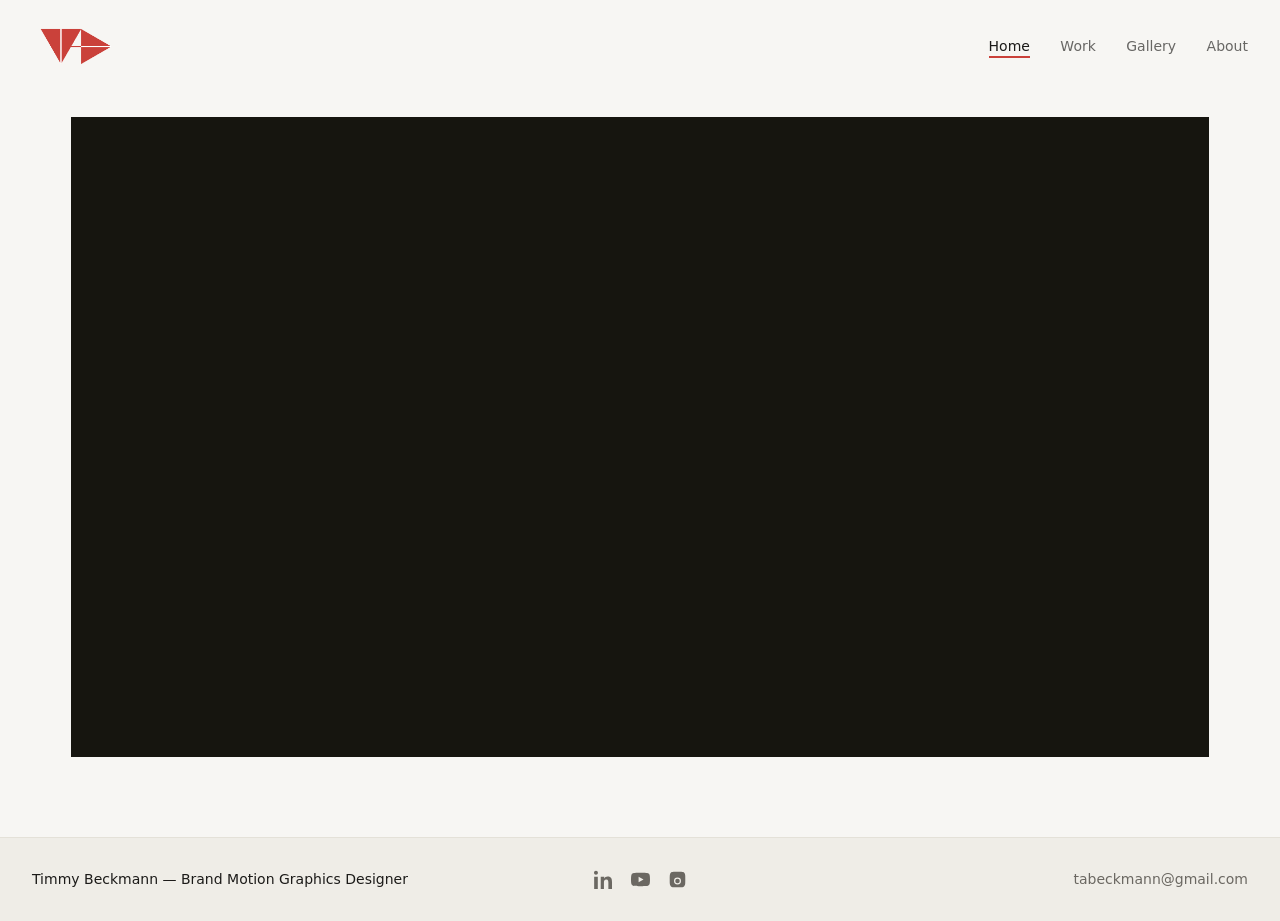
<file: index.html>
<!DOCTYPE html>
<html lang="en">
<head>
<meta charset="UTF-8">
<link rel="icon" href="/favicon.png" type="image/png">
    <meta name="viewport" content="width=device-width, initial-scale=1.0">
<title>Timmy Beckmann — Brand Motion Graphics Designer</title>
<link rel="icon" href="assets/logo.png">
<link rel="preconnect" href="https://api.fontshare.com" crossorigin>
<link href="https://api.fontshare.com/v2/css?f[]=general-sans@400,500,600,700&display=swap" rel="stylesheet">
<link rel="stylesheet" href="case-study.css">
</head>
<body>

<nav class="top">
  <a class="logo" href="index.html"><img src="assets/logo.png" alt="Timmy Beckmann"></a>
  <span class="links">
    <a href="index.html" class="active">Home</a>
    <a href="work.html">Work</a>
    <a href="gallery.html">Gallery</a>
    <a href="about.html">About</a>
  </span>
</nav>

<main class="wrap landing">
  <div class="reel">
    <div class="video">
      <iframe src="https://player.vimeo.com/video/1200922989?h=aff7a0cd29&title=0&byline=0&portrait=0&dnt=1" allow="autoplay; fullscreen; picture-in-picture" allowfullscreen></iframe>
    </div>
  </div>
</main>

<footer class="site">
  <div class="inner">
    <span class="f-name">Timmy Beckmann — Brand Motion Graphics Designer</span>
    <span class="f-social">
      <a href="https://www.linkedin.com/in/timmy-beckmann/" aria-label="LinkedIn"><svg viewBox="0 0 24 24"><path d="M4.98 3.5C4.98 4.88 3.87 6 2.5 6S0 4.88 0 3.5 1.12 1 2.5 1s2.48 1.12 2.48 2.5zM.2 8.5h4.6V24H.2V8.5zM8.5 8.5h4.4v2.1h.06c.61-1.16 2.1-2.38 4.32-2.38 4.62 0 5.47 3.04 5.47 7V24h-4.6v-7.8c0-1.86-.03-4.25-2.6-4.25-2.6 0-3 2.03-3 4.12V24H8.5V8.5z"/></svg></a>
      <a href="https://www.youtube.com/@TABVideoProductions" aria-label="YouTube"><svg viewBox="0 0 24 24"><path d="M23.5 6.2a3.02 3.02 0 0 0-2.12-2.14C19.5 3.55 12 3.55 12 3.55s-7.5 0-9.38.51A3.02 3.02 0 0 0 .5 6.2C0 8.08 0 12 0 12s0 3.92.5 5.8a3.02 3.02 0 0 0 2.12 2.14c1.88.51 9.38.51 9.38.51s7.5 0 9.38-.51a3.02 3.02 0 0 0 2.12-2.14C24 15.92 24 12 24 12s0-3.92-.5-5.8zM9.6 15.6V8.4l6.2 3.6-6.2 3.6z"/></svg></a>
      <a href="https://www.instagram.com/timmybeckmann" aria-label="Instagram"><svg viewBox="0 0 24 24"><path d="M12 2.16c3.2 0 3.58.01 4.85.07 1.17.05 1.8.25 2.23.41.56.22.96.48 1.38.9.42.42.68.82.9 1.38.16.42.36 1.06.41 2.23.06 1.27.07 1.65.07 4.85s-.01 3.58-.07 4.85c-.05 1.17-.25 1.8-.41 2.23-.22.56-.48.96-.9 1.38-.42.42-.82.68-1.38.9-.42.16-1.06.36-2.23.41-1.27.06-1.65.07-4.85.07s-3.58-.01-4.85-.07c-1.17-.05-1.8-.25-2.23-.41a3.7 3.7 0 0 1-1.38-.9 3.7 3.7 0 0 1-.9-1.38c-.16-.42-.36-1.06-.41-2.23C2.17 15.58 2.16 15.2 2.16 12s.01-3.58.07-4.85c.05-1.17.25-1.8.41-2.23.22-.56.48-.96.9-1.38.42-.42.82-.68 1.38-.9.42-.16 1.06-.36 2.23-.41C8.42 2.17 8.8 2.16 12 2.16zm0 7.43a4.41 4.41 0 1 0 0 8.82 4.41 4.41 0 0 0 0-8.82zm0 7.28a2.87 2.87 0 1 1 0-5.74 2.87 2.87 0 0 1 0 5.74zm5.62-7.46a1.03 1.03 0 1 1-2.06 0 1.03 1.03 0 0 1 2.06 0z"/></svg></a>
    </span>
    <span class="f-email">tabeckmann@gmail.com</span>
  </div>
</footer>

</body>
</html>
</file>
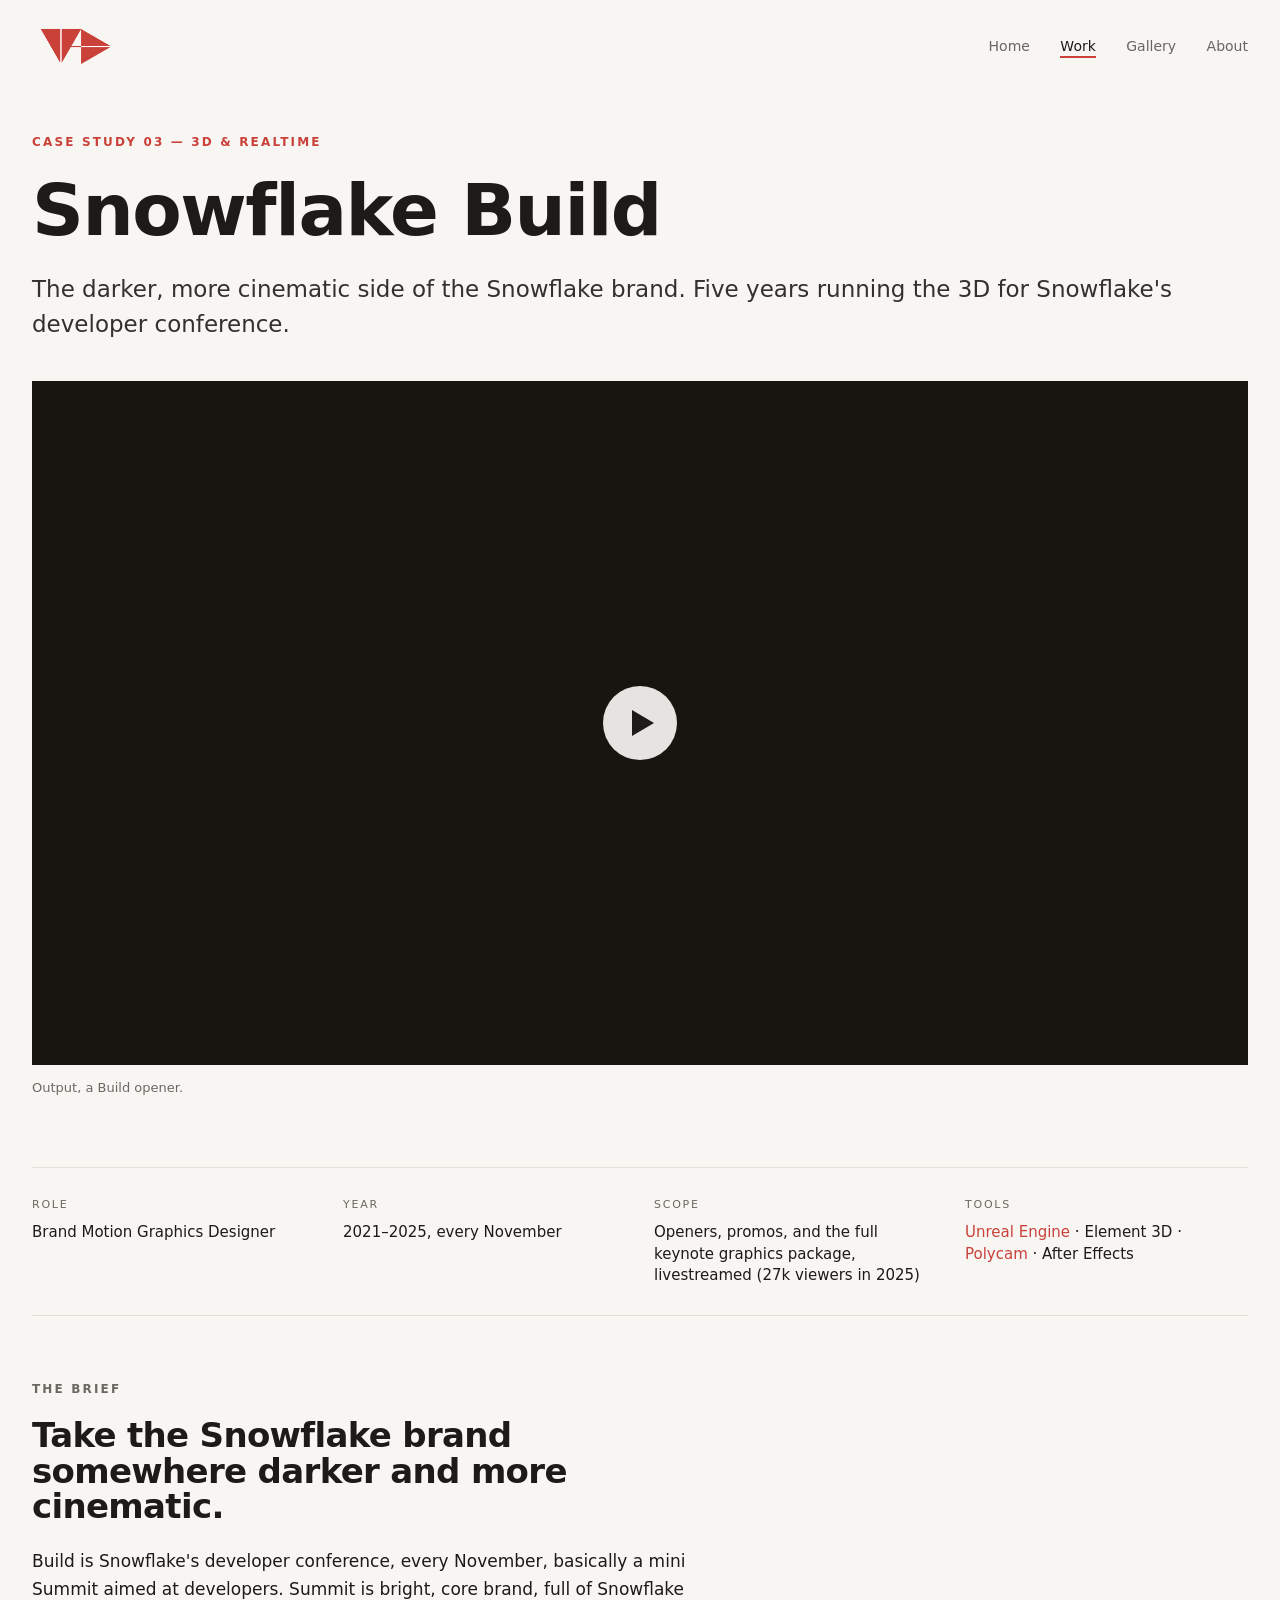
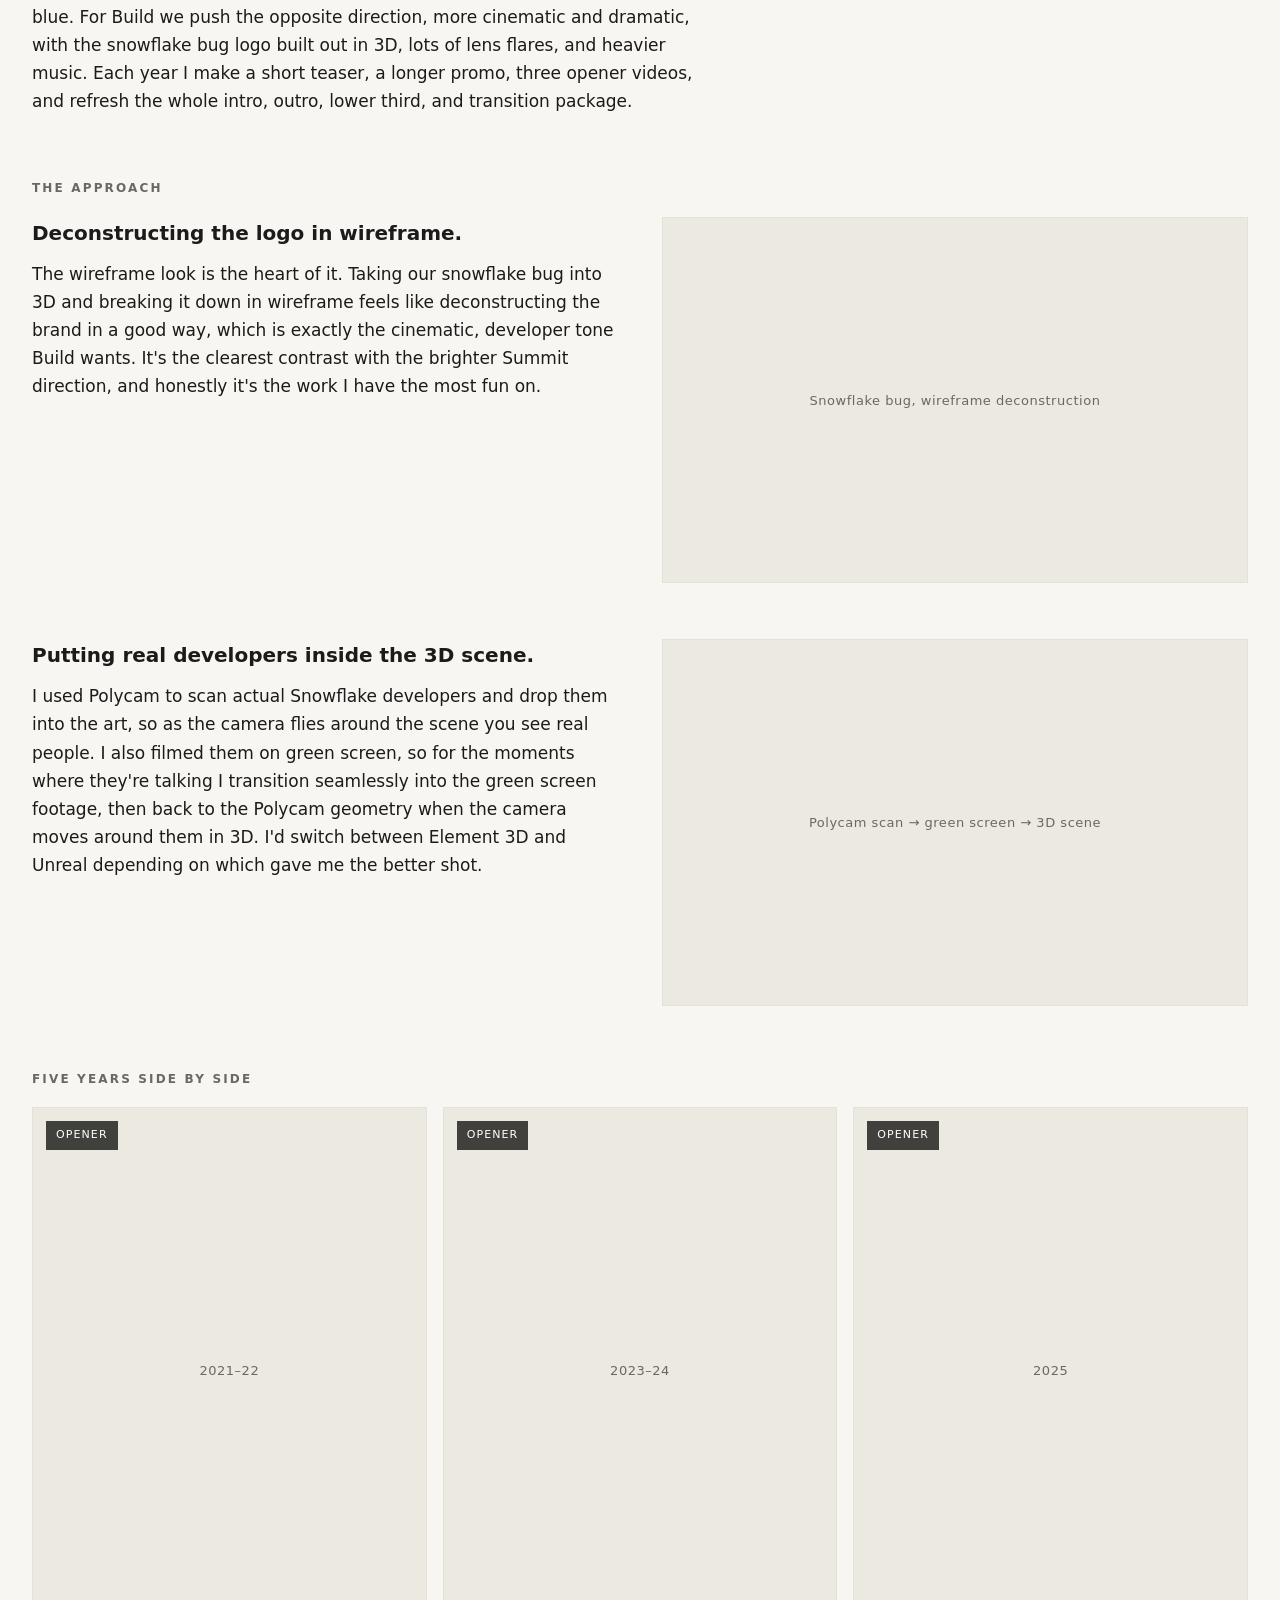
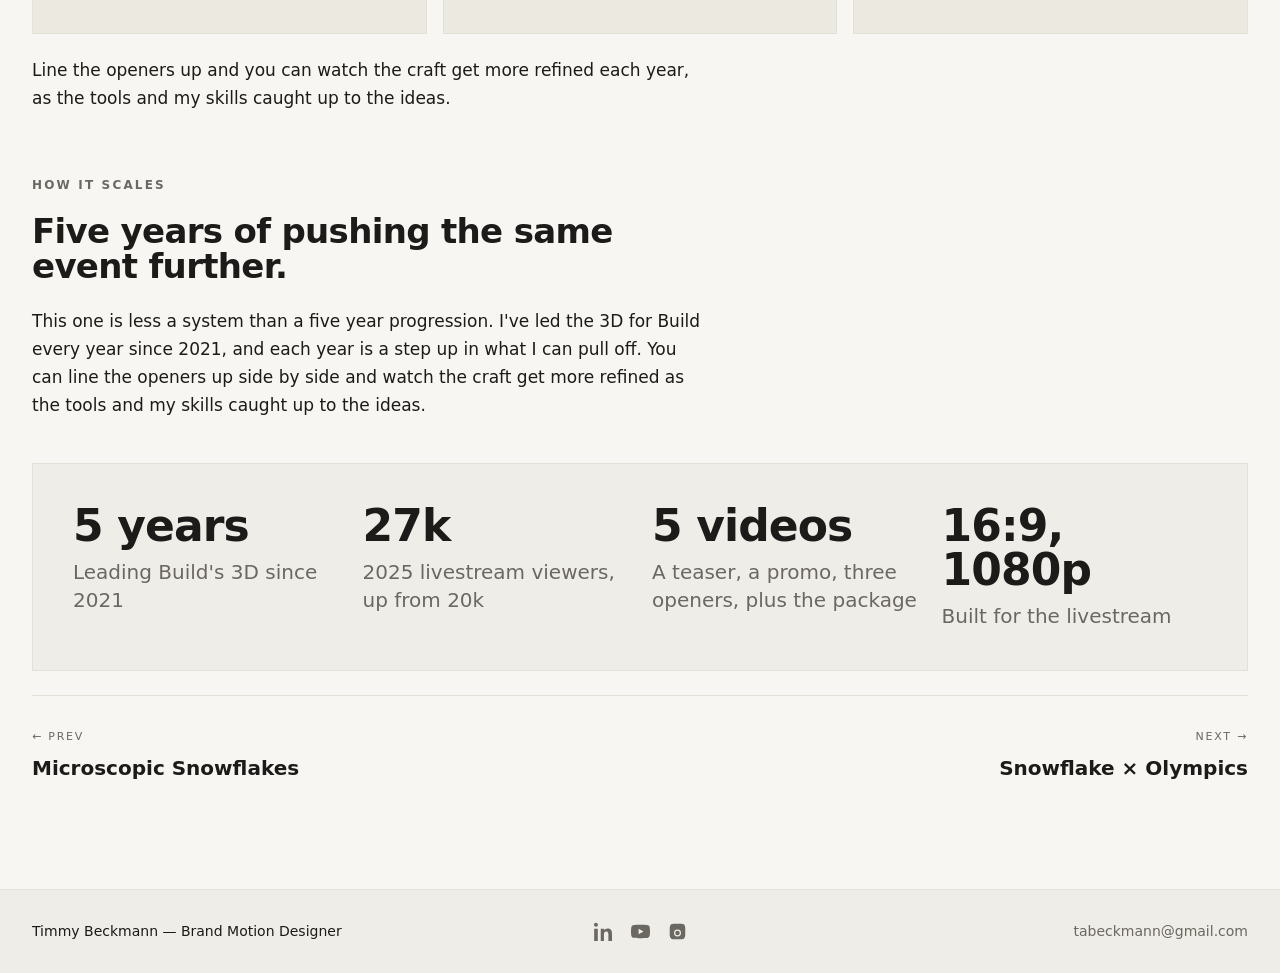
<file: 03-snowflake-build.html>
<!DOCTYPE html>
<html lang="en">
<head>
<meta charset="UTF-8">
<meta name="viewport" content="width=device-width, initial-scale=1.0">
<title>Snowflake Build — Timmy Beckmann</title>
<link rel="icon" href="assets/logo.png">
<link rel="preconnect" href="https://api.fontshare.com" crossorigin>
<link href="https://api.fontshare.com/v2/css?f[]=general-sans@400,500,600,700&display=swap" rel="stylesheet">
<link rel="stylesheet" href="case-study.css">
</head>
<body>

<nav class="top">
  <a class="logo" href="index.html"><img src="assets/logo.png" alt="Timmy Beckmann"></a>
  <span class="links">
    <a href="index.html">Home</a>
    <a href="work.html" class="active">Work</a>
    <a href="gallery.html">Gallery</a>
    <a href="about.html">About</a>
  </span>
</nav>

<!-- 1 · HERO -->
<header class="hero wrap">
  <div class="text">
    <div class="kicker">Case Study 03 — 3D &amp; Realtime</div>
    <h1>Snowflake Build</h1>
    <p class="lead" style="margin-top:24px">
      The darker, more cinematic side of the Snowflake brand. Five years running the 3D for Snowflake's
      developer conference.
    </p>
  </div>
  <div style="margin-top:40px">
    <div class="video">
      <span class="play"></span>
      <!-- Live: <iframe src="https://player.vimeo.com/video/VIDEO_ID?title=0&byline=0&portrait=0&dnt=1" allow="fullscreen; picture-in-picture" allowfullscreen></iframe> -->
    </div>
    <div class="media-cap">Output, a Build opener.</div>
  </div>
</header>

<!-- 2 · META STRIP -->
<div class="wrap">
  <div class="meta">
    <div><div class="label">Role</div><div class="val">Brand Motion Graphics Designer</div></div>
    <div><div class="label">Year</div><div class="val">2021–2025, every November</div></div>
    <div><div class="label">Scope</div><div class="val">Openers, promos, and the full keynote graphics package, livestreamed (27k viewers in 2025)</div></div>
    <div class="tools"><div class="label">Tools</div><div class="val"><span>Unreal Engine</span> · Element 3D · <span>Polycam</span> · After Effects</div></div>
  </div>
</div>

<!-- 3 · THE BRIEF -->
<section class="wrap">
  <div class="text">
    <div class="section-label">The Brief</div>
    <h2>Take the Snowflake brand somewhere darker and more cinematic.</h2>
    <p style="margin-top:22px">
      Build is Snowflake's developer conference, every November, basically a mini Summit aimed at
      developers. Summit is bright, core brand, full of Snowflake blue. For Build we push the opposite
      direction, more cinematic and dramatic, with the snowflake bug logo built out in 3D, lots of lens
      flares, and heavier music. Each year I make a short teaser, a longer promo, three opener videos, and
      refresh the whole intro, outro, lower third, and transition package.
    </p>
  </div>
</section>

<!-- 4 · THE APPROACH -->
<section class="wrap">
  <div class="text"><div class="section-label">The Approach</div></div>

  <div class="module">
    <div class="m-text">
      <h3>Deconstructing the logo in wireframe.</h3>
      <p>
        The wireframe look is the heart of it. Taking our snowflake bug into 3D and breaking it down in
        wireframe feels like deconstructing the brand in a good way, which is exactly the cinematic,
        developer tone Build wants. It's the clearest contrast with the brighter Summit direction, and
        honestly it's the work I have the most fun on.
      </p>
    </div>
    <div class="m-media"><div class="ph">Snowflake bug, wireframe deconstruction</div></div>
  </div>

  <div class="module">
    <div class="m-text">
      <h3>Putting real developers inside the 3D scene.</h3>
      <p>
        I used Polycam to scan actual Snowflake developers and drop them into the art, so as the camera
        flies around the scene you see real people. I also filmed them on green screen, so for the moments
        where they're talking I transition seamlessly into the green screen footage, then back to the
        Polycam geometry when the camera moves around them in 3D. I'd switch between Element 3D and Unreal
        depending on which gave me the better shot.
      </p>
    </div>
    <div class="m-media"><div class="ph">Polycam scan → green screen → 3D scene</div></div>
  </div>
</section>

<!-- 5 · FIVE YEARS -->
<section class="wrap">
  <div class="text"><div class="section-label">Five Years Side by Side</div></div>
  <div class="three-up">
    <div class="cell"><div class="ph">2021–22</div><span class="tag">Opener</span></div>
    <div class="cell"><div class="ph">2023–24</div><span class="tag">Opener</span></div>
    <div class="cell"><div class="ph">2025</div><span class="tag">Opener</span></div>
  </div>
  <div class="text"><p style="margin-top:22px">
    Line the openers up and you can watch the craft get more refined each year, as the tools and my skills
    caught up to the ideas.
  </p></div>
</section>

<!-- 6 · HOW IT SCALES + STATS -->
<section class="wrap">
  <div class="text">
    <div class="section-label">How It Scales</div>
    <h2>Five years of pushing the same event further.</h2>
    <p style="margin-top:22px">
      This one is less a system than a five year progression. I've led the 3D for Build every year since
      2021, and each year is a step up in what I can pull off. You can line the openers up side by side and
      watch the craft get more refined as the tools and my skills caught up to the ideas.
    </p>
  </div>
  <div class="stats">
    <div><div class="num">5 years</div><div class="desc">Leading Build's 3D since 2021</div></div>
    <div><div class="num">27k</div><div class="desc">2025 livestream viewers, up from 20k</div></div>
    <div><div class="num">5 videos</div><div class="desc">A teaser, a promo, three openers, plus the package</div></div>
    <div><div class="num">16:9, 1080p</div><div class="desc">Built for the livestream</div></div>
  </div>
</section>

<!-- 7 · PREV / NEXT -->
<div class="wrap">
  <div class="pager">
    <a href="02-microscopic-snowflakes.html"><span class="dir">← Prev</span><span class="t">Microscopic Snowflakes</span></a>
    <a href="04-olympics.html" style="text-align:right"><span class="dir">Next →</span><span class="t">Snowflake × Olympics</span></a>
  </div>
</div>

<footer class="site">
  <div class="inner">
    <span class="f-name">Timmy Beckmann — Brand Motion Designer</span>
    <span class="f-social">
      <a href="https://www.linkedin.com/in/timmy-beckmann/" aria-label="LinkedIn"><svg viewBox="0 0 24 24"><path d="M4.98 3.5C4.98 4.88 3.87 6 2.5 6S0 4.88 0 3.5 1.12 1 2.5 1s2.48 1.12 2.48 2.5zM.2 8.5h4.6V24H.2V8.5zM8.5 8.5h4.4v2.1h.06c.61-1.16 2.1-2.38 4.32-2.38 4.62 0 5.47 3.04 5.47 7V24h-4.6v-7.8c0-1.86-.03-4.25-2.6-4.25-2.6 0-3 2.03-3 4.12V24H8.5V8.5z"/></svg></a>
      <a href="https://www.youtube.com/@TABVideoProductions" aria-label="YouTube"><svg viewBox="0 0 24 24"><path d="M23.5 6.2a3.02 3.02 0 0 0-2.12-2.14C19.5 3.55 12 3.55 12 3.55s-7.5 0-9.38.51A3.02 3.02 0 0 0 .5 6.2C0 8.08 0 12 0 12s0 3.92.5 5.8a3.02 3.02 0 0 0 2.12 2.14c1.88.51 9.38.51 9.38.51s7.5 0 9.38-.51a3.02 3.02 0 0 0 2.12-2.14C24 15.92 24 12 24 12s0-3.92-.5-5.8zM9.6 15.6V8.4l6.2 3.6-6.2 3.6z"/></svg></a>
      <a href="https://www.instagram.com/timmybeckmann" aria-label="Instagram"><svg viewBox="0 0 24 24"><path d="M12 2.16c3.2 0 3.58.01 4.85.07 1.17.05 1.8.25 2.23.41.56.22.96.48 1.38.9.42.42.68.82.9 1.38.16.42.36 1.06.41 2.23.06 1.27.07 1.65.07 4.85s-.01 3.58-.07 4.85c-.05 1.17-.25 1.8-.41 2.23-.22.56-.48.96-.9 1.38-.42.42-.82.68-1.38.9-.42.16-1.06.36-2.23.41-1.27.06-1.65.07-4.85.07s-3.58-.01-4.85-.07c-1.17-.05-1.8-.25-2.23-.41a3.7 3.7 0 0 1-1.38-.9 3.7 3.7 0 0 1-.9-1.38c-.16-.42-.36-1.06-.41-2.23C2.17 15.58 2.16 15.2 2.16 12s.01-3.58.07-4.85c.05-1.17.25-1.8.41-2.23.22-.56.48-.96.9-1.38.42-.42.82-.68 1.38-.9.42-.16 1.06-.36 2.23-.41C8.42 2.17 8.8 2.16 12 2.16zm0 7.43a4.41 4.41 0 1 0 0 8.82 4.41 4.41 0 0 0 0-8.82zm0 7.28a2.87 2.87 0 1 1 0-5.74 2.87 2.87 0 0 1 0 5.74zm5.62-7.46a1.03 1.03 0 1 1-2.06 0 1.03 1.03 0 0 1 2.06 0z"/></svg></a>
    </span>
    <a class="f-email" href="mailto:tabeckmann@gmail.com">tabeckmann@gmail.com</a>
  </div>
</footer>

</body>
</html>
</file>
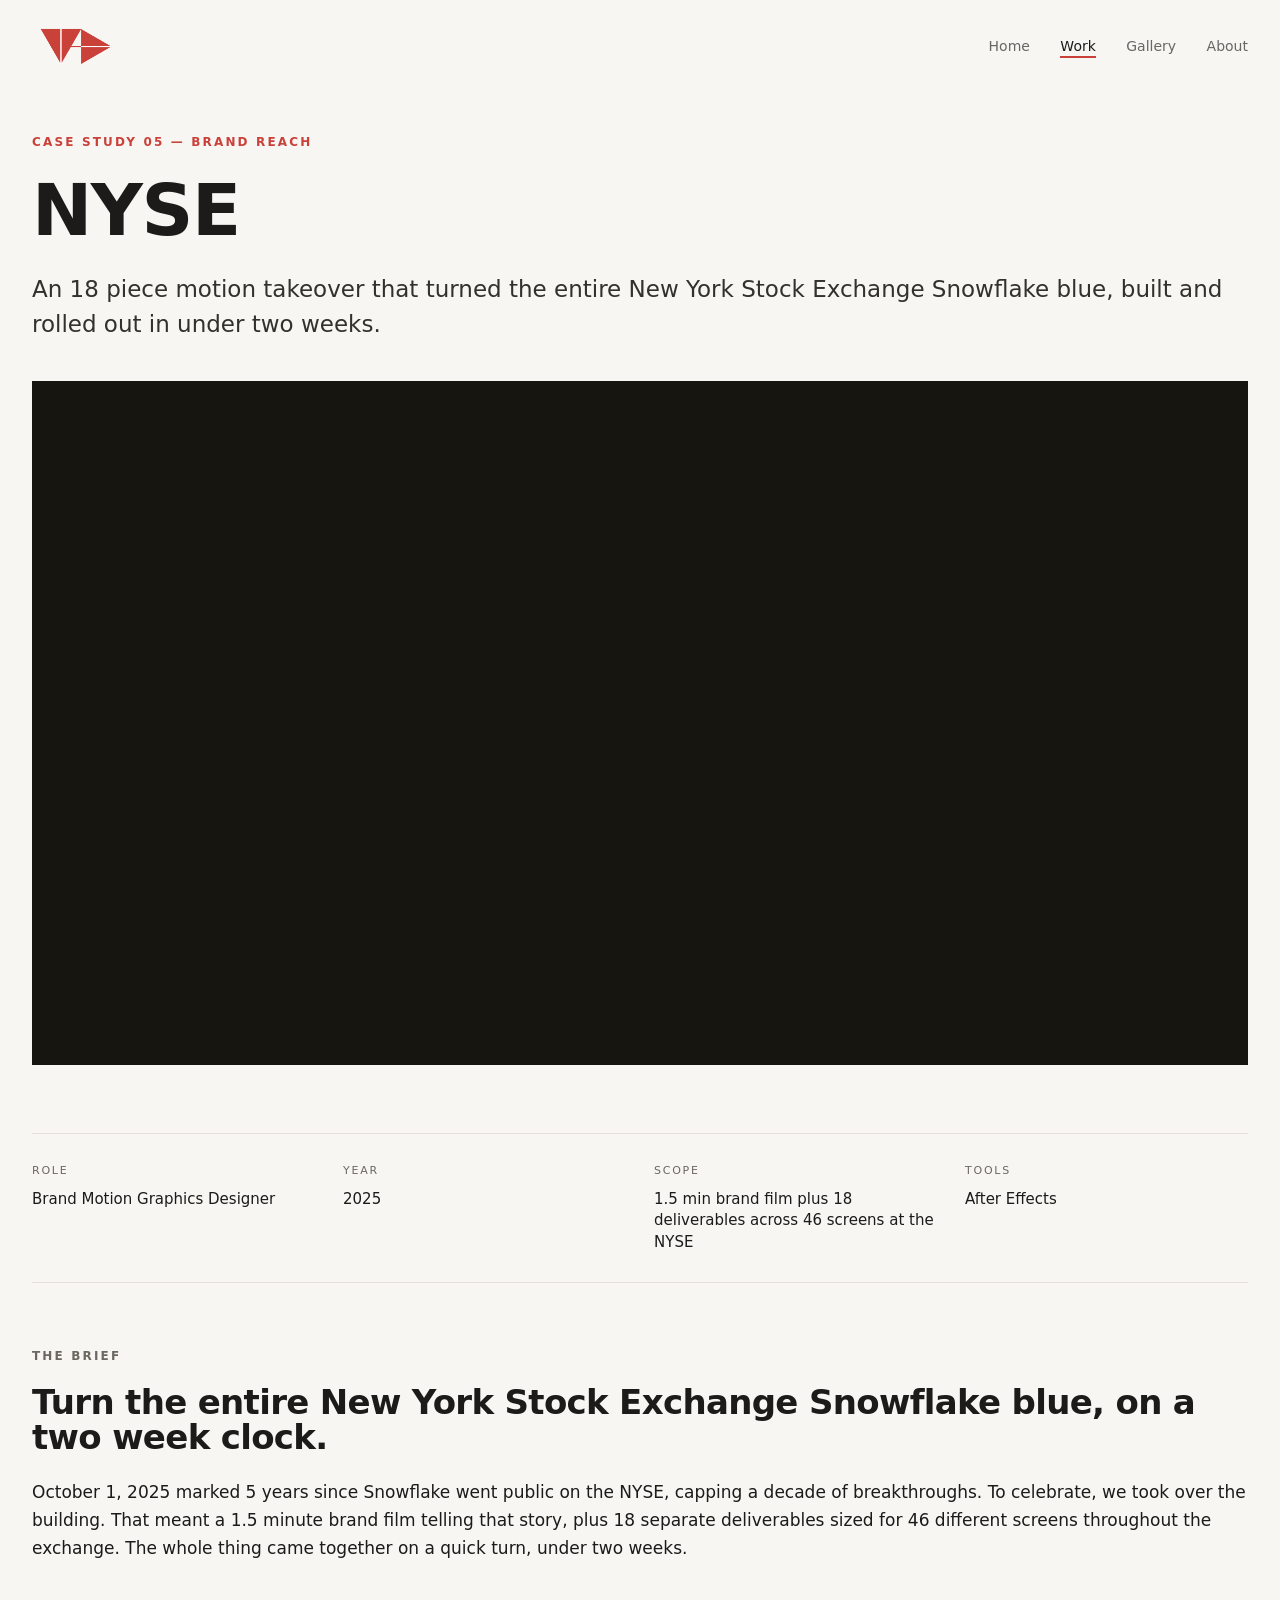
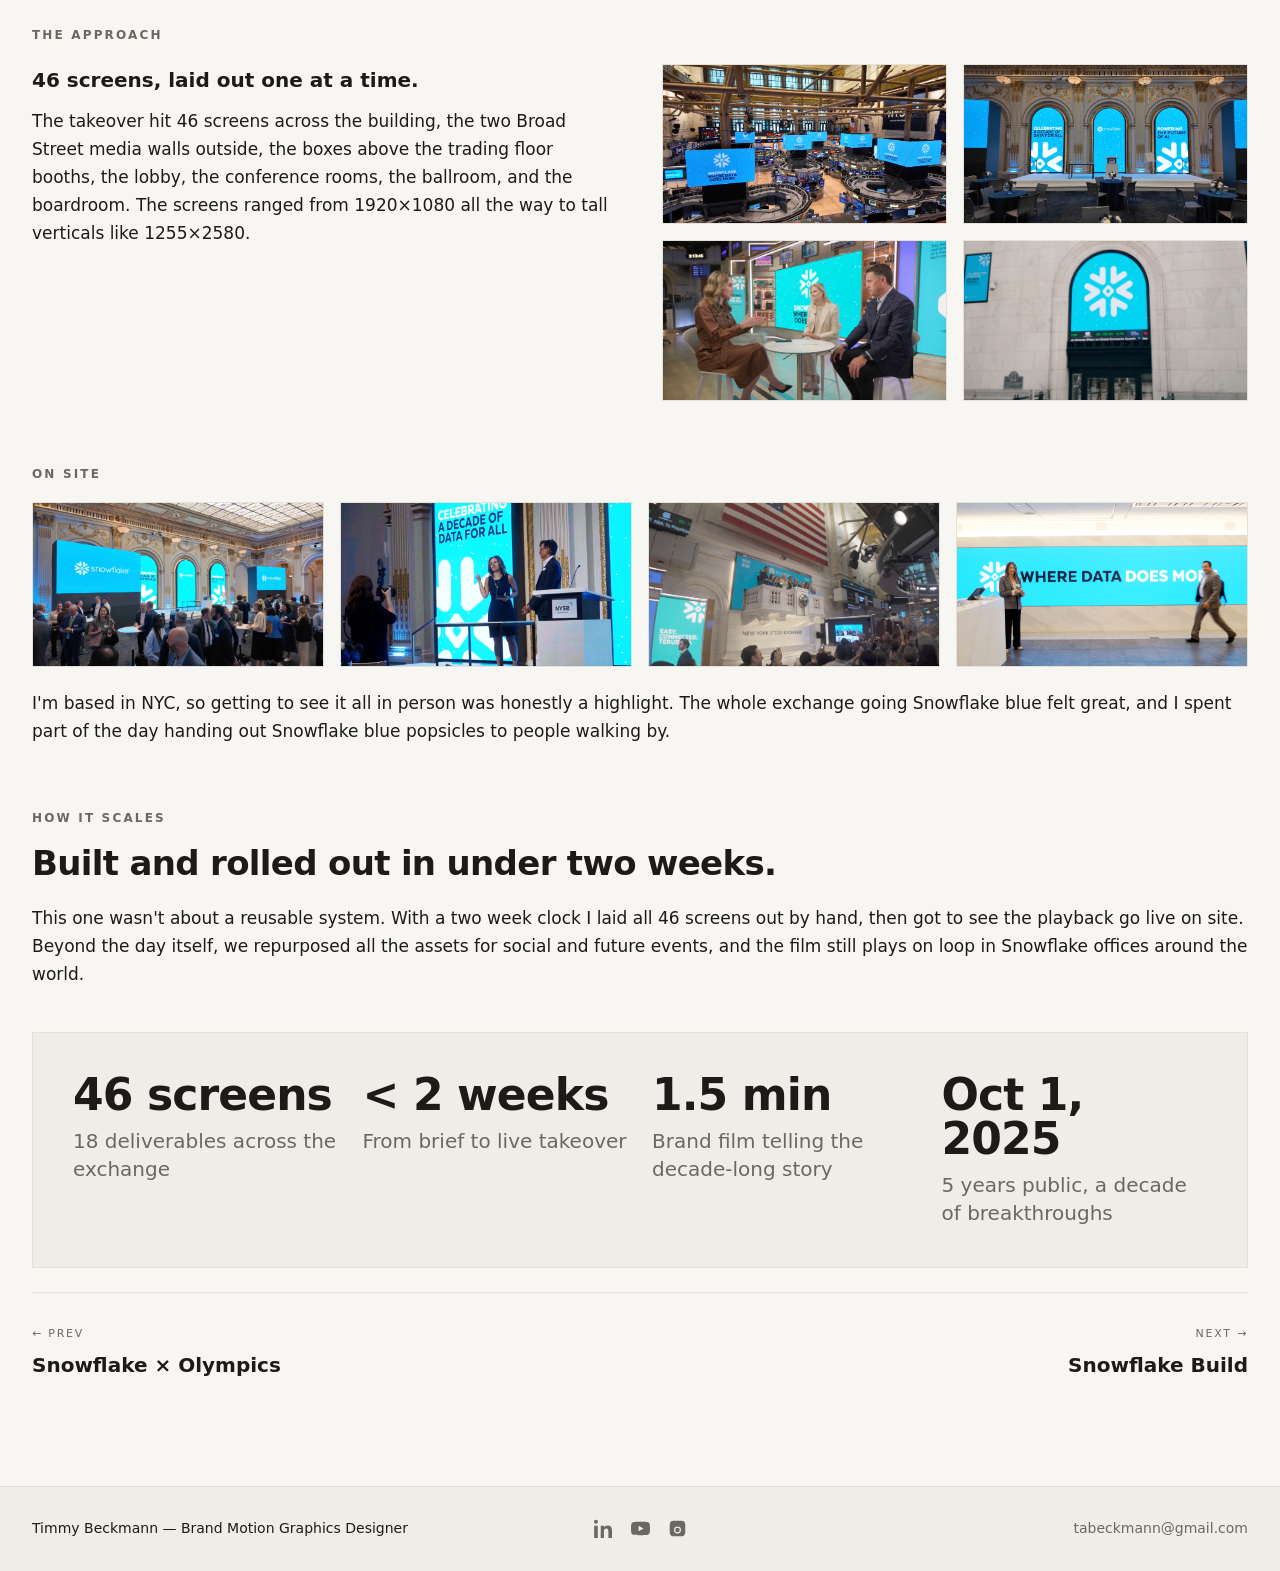
<file: 05-nyse.html>
<!DOCTYPE html>
<html lang="en">
<head>
<meta charset="UTF-8">
<link rel="icon" href="/favicon.png" type="image/png">
    <meta name="viewport" content="width=device-width, initial-scale=1.0">
<title>NYSE — Timmy Beckmann</title>
<link rel="icon" href="assets/logo.png">
<link rel="preconnect" href="https://api.fontshare.com" crossorigin>
<link href="https://api.fontshare.com/v2/css?f[]=general-sans@400,500,600,700&display=swap" rel="stylesheet">
<link rel="stylesheet" href="case-study.css">
</head>
<body>

<nav class="top">
  <a class="logo" href="index.html"><img src="assets/logo.png" alt="Timmy Beckmann"></a>
  <span class="links">
    <a href="index.html">Home</a>
    <a href="work.html" class="active">Work</a>
    <a href="gallery.html">Gallery</a>
    <a href="about.html">About</a>
  </span>
</nav>

<!-- 1 · HERO -->
<header class="hero wrap">
  <div class="text">
    <div class="kicker">Case Study 05 — Brand Reach</div>
    <h1>NYSE</h1>
    <p class="lead" style="margin-top:24px">
      An 18 piece motion takeover that turned the entire New York Stock Exchange Snowflake blue, built and
      rolled out in under two weeks.
    </p>
  </div>
  <div style="margin-top:40px">
    <div class="video">
      <iframe src="https://player.vimeo.com/video/1200558077?h=f25e8acc3a&title=0&byline=0&portrait=0&dnt=1" allow="fullscreen; picture-in-picture" allowfullscreen></iframe>
    </div>
  </div>
</header>

<!-- 2 · META STRIP -->
<div class="wrap">
  <div class="meta">
    <div><div class="label">Role</div><div class="val">Brand Motion Graphics Designer</div></div>
    <div><div class="label">Year</div><div class="val">2025</div></div>
    <div><div class="label">Scope</div><div class="val">1.5 min brand film plus 18 deliverables across 46 screens at the NYSE</div></div>
    <div class="tools"><div class="label">Tools</div><div class="val">After Effects</div></div>
  </div>
</div>

<!-- 3 · THE BRIEF -->
<section class="wrap">
  <div class="text brief">
    <div class="section-label">The Brief</div>
    <h2>Turn the entire New York Stock Exchange Snowflake blue, on a two week clock.</h2>
    <p style="margin-top:22px">
      October 1, 2025 marked 5 years since Snowflake went public on the NYSE, capping a decade of
      breakthroughs. To celebrate, we took over the building. That meant a 1.5 minute brand film telling that
      story, plus 18 separate deliverables sized for 46 different screens throughout the exchange. The whole
      thing came together on a quick turn, under two weeks.
    </p>
  </div>
</section>

<!-- 4 · THE APPROACH -->
<section class="wrap">
  <div class="text"><div class="section-label">The Approach</div></div>

  <div class="module">
    <div class="m-text">
      <h3>46 screens, laid out one at a time.</h3>
      <p>
        The takeover hit 46 screens across the building, the two Broad Street media walls outside, the boxes
        above the trading floor booths, the lobby, the conference rooms, the ballroom, and the boardroom. The
        screens ranged from 1920×1080 all the way to tall verticals like 1255×2580.
      </p>
    </div>
    <div class="m-media"><div class="two-two">
      <img src="assets/case-studies/05/screen-map-1.jpg" alt="NYSE screen map 1">
      <img src="assets/case-studies/05/screen-map-2.jpg" alt="NYSE screen map 2">
      <img src="assets/case-studies/05/screen-map-3.jpg" alt="NYSE screen map 3">
      <img src="assets/case-studies/05/screen-map-4.jpg" alt="NYSE screen map 4">
    </div></div>
  </div>
</section>

<!-- 5 · ON SITE -->
<section class="wrap">
  <div class="text"><div class="section-label">On Site</div></div>
  <div class="four-up">
    <img src="assets/case-studies/05/on-site-1.jpg" alt="NYSE takeover on site 1">
    <img src="assets/case-studies/05/on-site-2.jpg" alt="NYSE takeover on site 2">
    <img src="assets/case-studies/05/on-site-3.jpg" alt="NYSE takeover on site 3">
    <img src="assets/case-studies/05/on-site-4.jpg" alt="NYSE takeover on site 4">
  </div>
  <div class="text full"><p style="margin-top:22px">
    I'm based in NYC, so getting to see it all in person was honestly a highlight. The whole exchange going
    Snowflake blue felt great, and I spent part of the day handing out Snowflake blue popsicles to people
    walking by.
  </p></div>
</section>

<!-- 6 · HOW IT SCALES + STATS -->
<section class="wrap">
  <div class="text full">
    <div class="section-label">How It Scales</div>
    <h2>Built and rolled out in under two weeks.</h2>
    <p style="margin-top:22px">
      This one wasn't about a reusable system. With a two week clock I laid all 46 screens out by hand, then
      got to see the playback go live on site. Beyond the day itself, we repurposed all the assets for social
      and future events, and the film still plays on loop in Snowflake offices around the world.
    </p>
  </div>
  <div class="stats">
    <div><div class="num">46 screens</div><div class="desc">18 deliverables across the exchange</div></div>
    <div><div class="num">&lt; 2 weeks</div><div class="desc">From brief to live takeover</div></div>
    <div><div class="num">1.5 min</div><div class="desc">Brand film telling the decade-long story</div></div>
    <div><div class="num">Oct 1, 2025</div><div class="desc">5 years public, a decade of breakthroughs</div></div>
  </div>
</section>

<!-- 7 · PREV / NEXT -->
<div class="wrap">
  <div class="pager">
    <a href="04-olympics.html"><span class="dir">← Prev</span><span class="t">Snowflake × Olympics</span></a>
    <a href="06-snowflake-build.html" style="text-align:right"><span class="dir">Next →</span><span class="t">Snowflake Build</span></a>
  </div>
</div>

<footer class="site">
  <div class="inner">
    <span class="f-name">Timmy Beckmann — Brand Motion Graphics Designer</span>
    <span class="f-social">
      <a href="https://www.linkedin.com/in/timmy-beckmann/" aria-label="LinkedIn"><svg viewBox="0 0 24 24"><path d="M4.98 3.5C4.98 4.88 3.87 6 2.5 6S0 4.88 0 3.5 1.12 1 2.5 1s2.48 1.12 2.48 2.5zM.2 8.5h4.6V24H.2V8.5zM8.5 8.5h4.4v2.1h.06c.61-1.16 2.1-2.38 4.32-2.38 4.62 0 5.47 3.04 5.47 7V24h-4.6v-7.8c0-1.86-.03-4.25-2.6-4.25-2.6 0-3 2.03-3 4.12V24H8.5V8.5z"/></svg></a>
      <a href="https://www.youtube.com/@TABVideoProductions" aria-label="YouTube"><svg viewBox="0 0 24 24"><path d="M23.5 6.2a3.02 3.02 0 0 0-2.12-2.14C19.5 3.55 12 3.55 12 3.55s-7.5 0-9.38.51A3.02 3.02 0 0 0 .5 6.2C0 8.08 0 12 0 12s0 3.92.5 5.8a3.02 3.02 0 0 0 2.12 2.14c1.88.51 9.38.51 9.38.51s7.5 0 9.38-.51a3.02 3.02 0 0 0 2.12-2.14C24 15.92 24 12 24 12s0-3.92-.5-5.8zM9.6 15.6V8.4l6.2 3.6-6.2 3.6z"/></svg></a>
      <a href="https://www.instagram.com/timmybeckmann" aria-label="Instagram"><svg viewBox="0 0 24 24"><path d="M12 2.16c3.2 0 3.58.01 4.85.07 1.17.05 1.8.25 2.23.41.56.22.96.48 1.38.9.42.42.68.82.9 1.38.16.42.36 1.06.41 2.23.06 1.27.07 1.65.07 4.85s-.01 3.58-.07 4.85c-.05 1.17-.25 1.8-.41 2.23-.22.56-.48.96-.9 1.38-.42.42-.82.68-1.38.9-.42.16-1.06.36-2.23.41-1.27.06-1.65.07-4.85.07s-3.58-.01-4.85-.07c-1.17-.05-1.8-.25-2.23-.41a3.7 3.7 0 0 1-1.38-.9 3.7 3.7 0 0 1-.9-1.38c-.16-.42-.36-1.06-.41-2.23C2.17 15.58 2.16 15.2 2.16 12s.01-3.58.07-4.85c.05-1.17.25-1.8.41-2.23.22-.56.48-.96.9-1.38.42-.42.82-.68 1.38-.9.42-.16 1.06-.36 2.23-.41C8.42 2.17 8.8 2.16 12 2.16zm0 7.43a4.41 4.41 0 1 0 0 8.82 4.41 4.41 0 0 0 0-8.82zm0 7.28a2.87 2.87 0 1 1 0-5.74 2.87 2.87 0 0 1 0 5.74zm5.62-7.46a1.03 1.03 0 1 1-2.06 0 1.03 1.03 0 0 1 2.06 0z"/></svg></a>
    </span>
    <span class="f-email">tabeckmann@gmail.com</span>
  </div>
</footer>

</body>
</html>
</file>
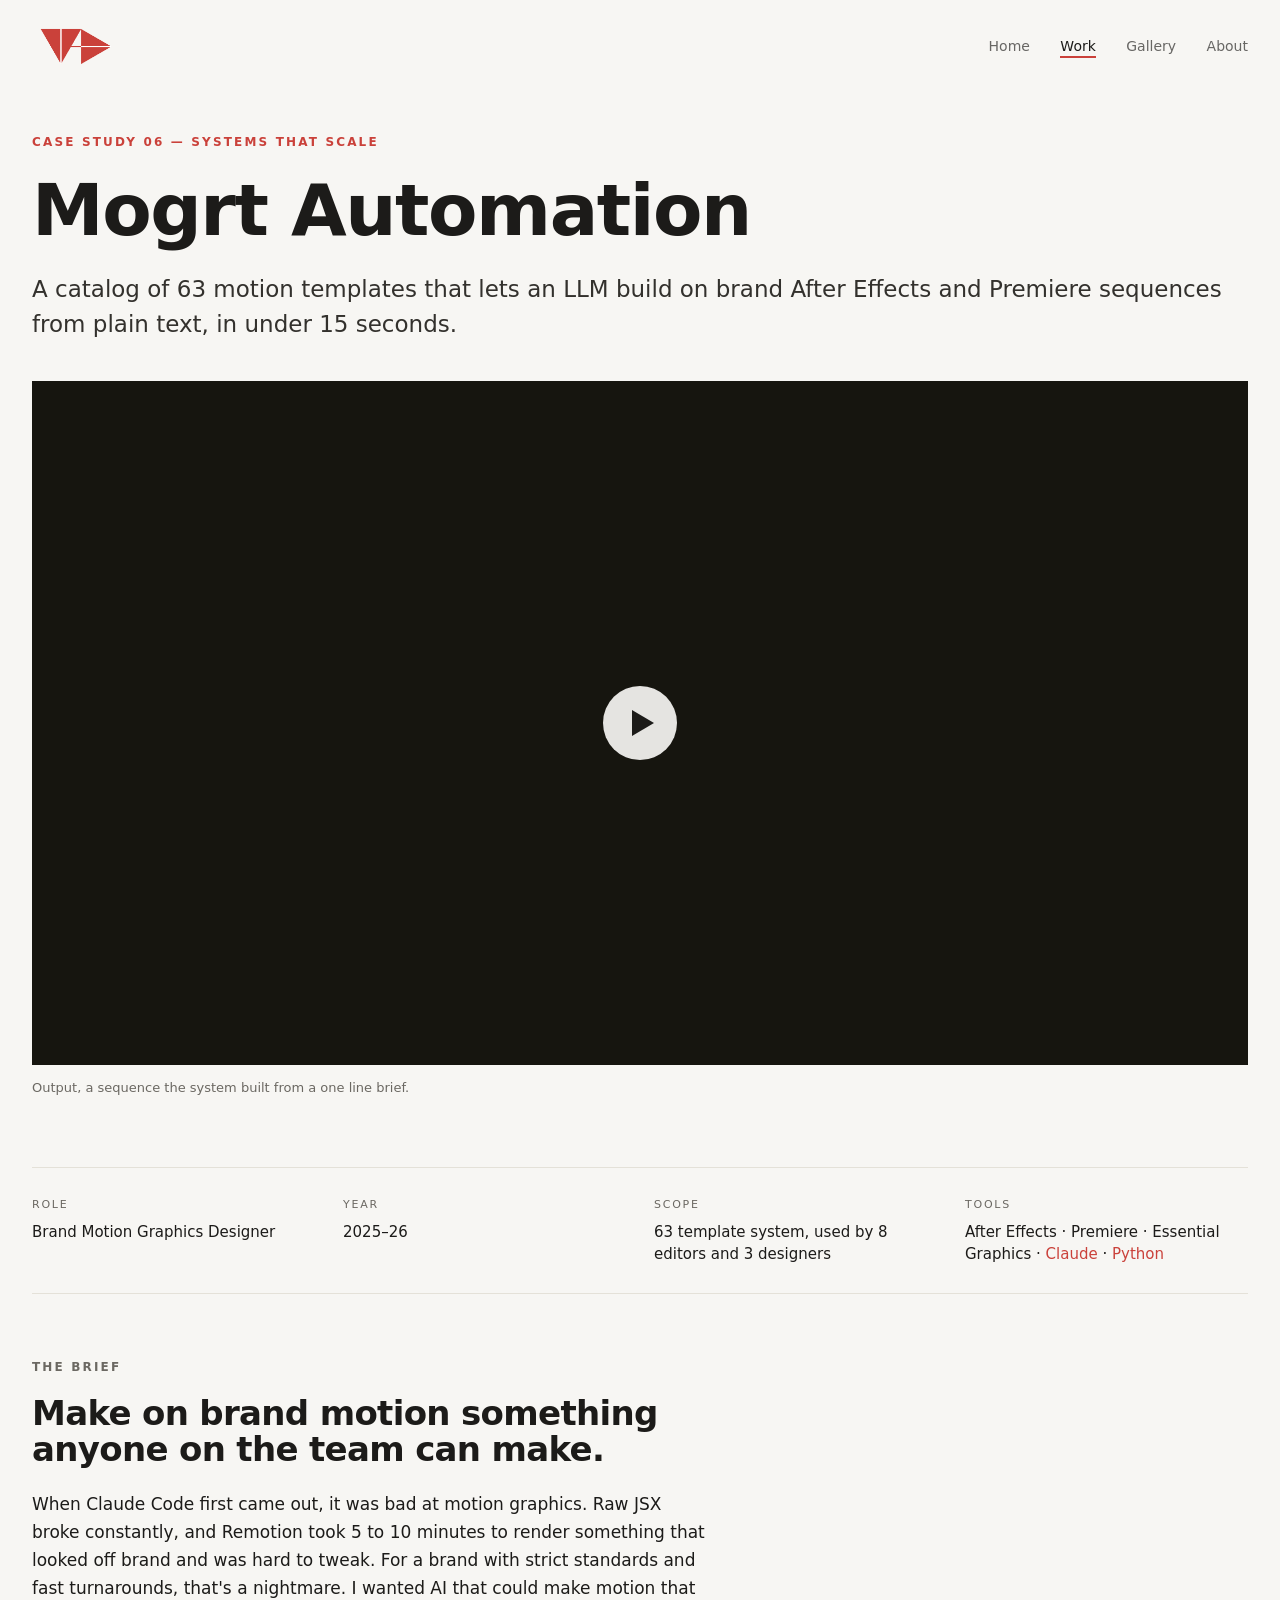
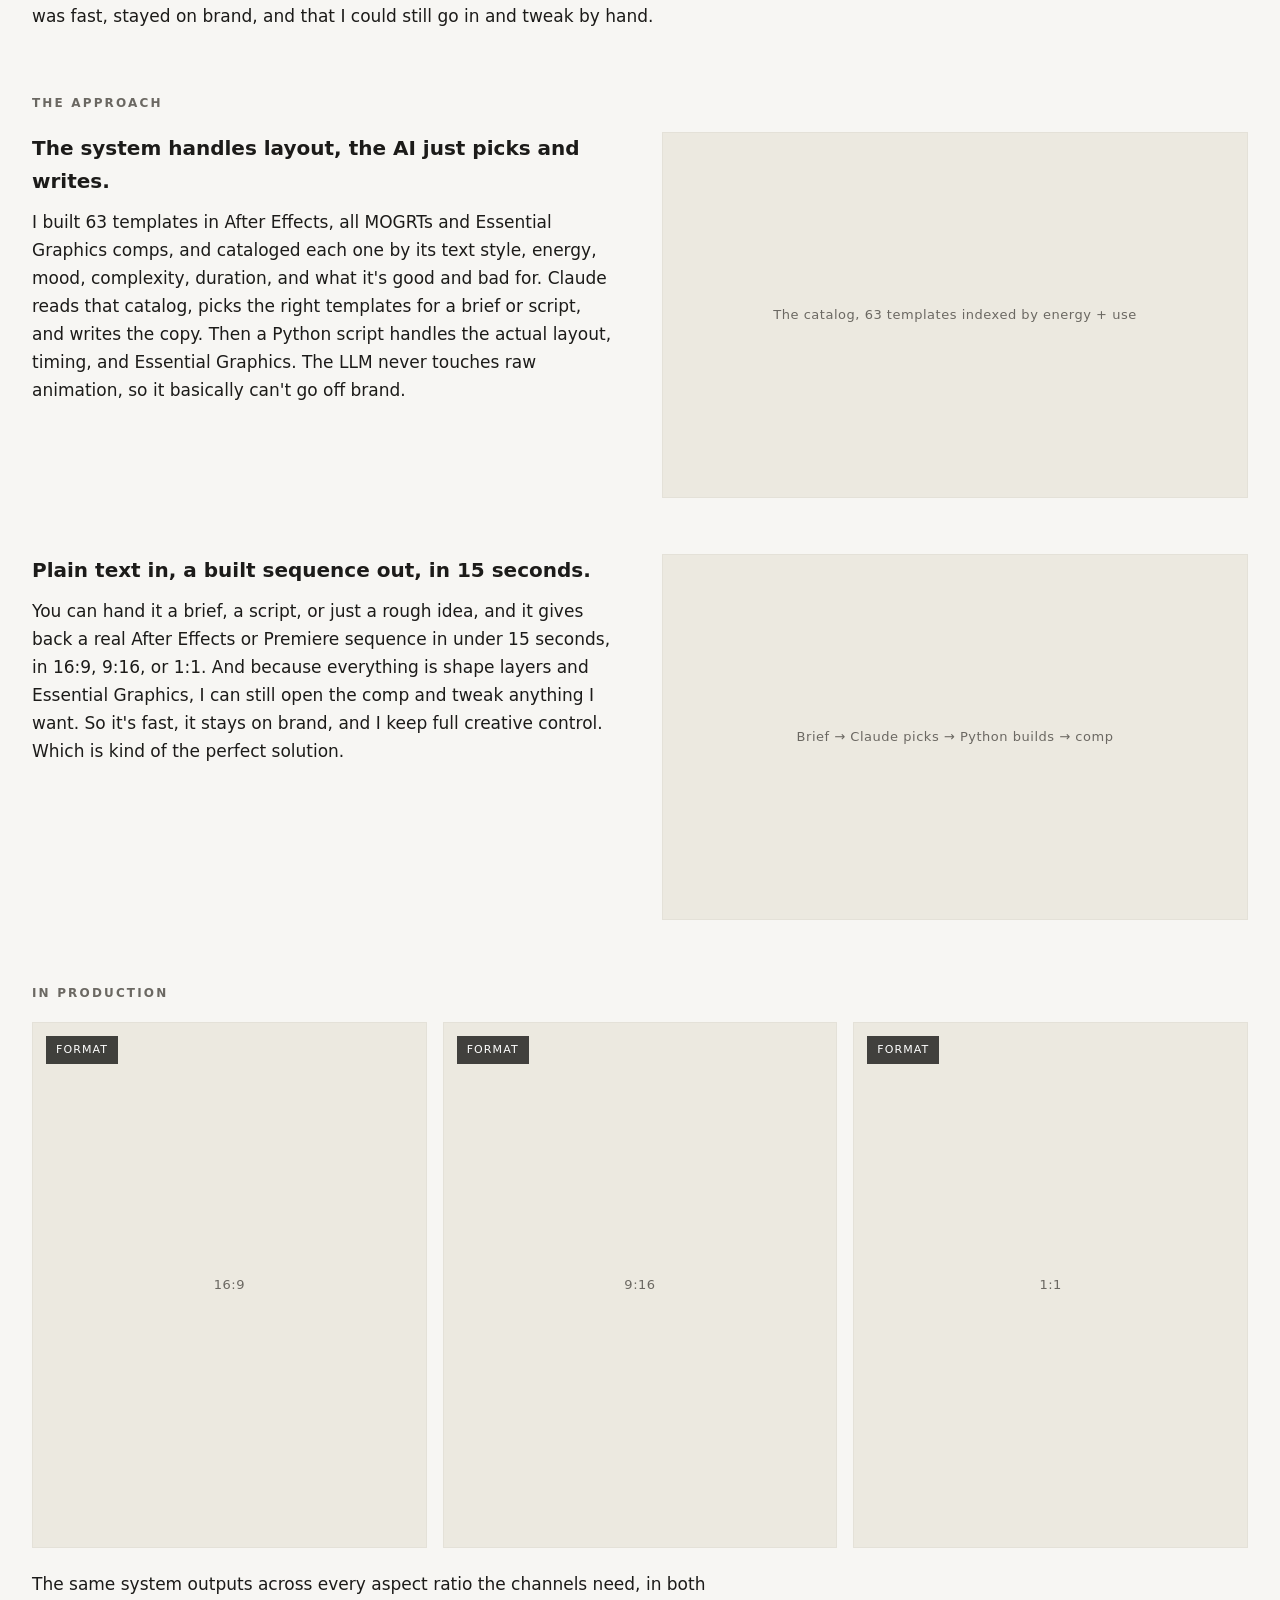
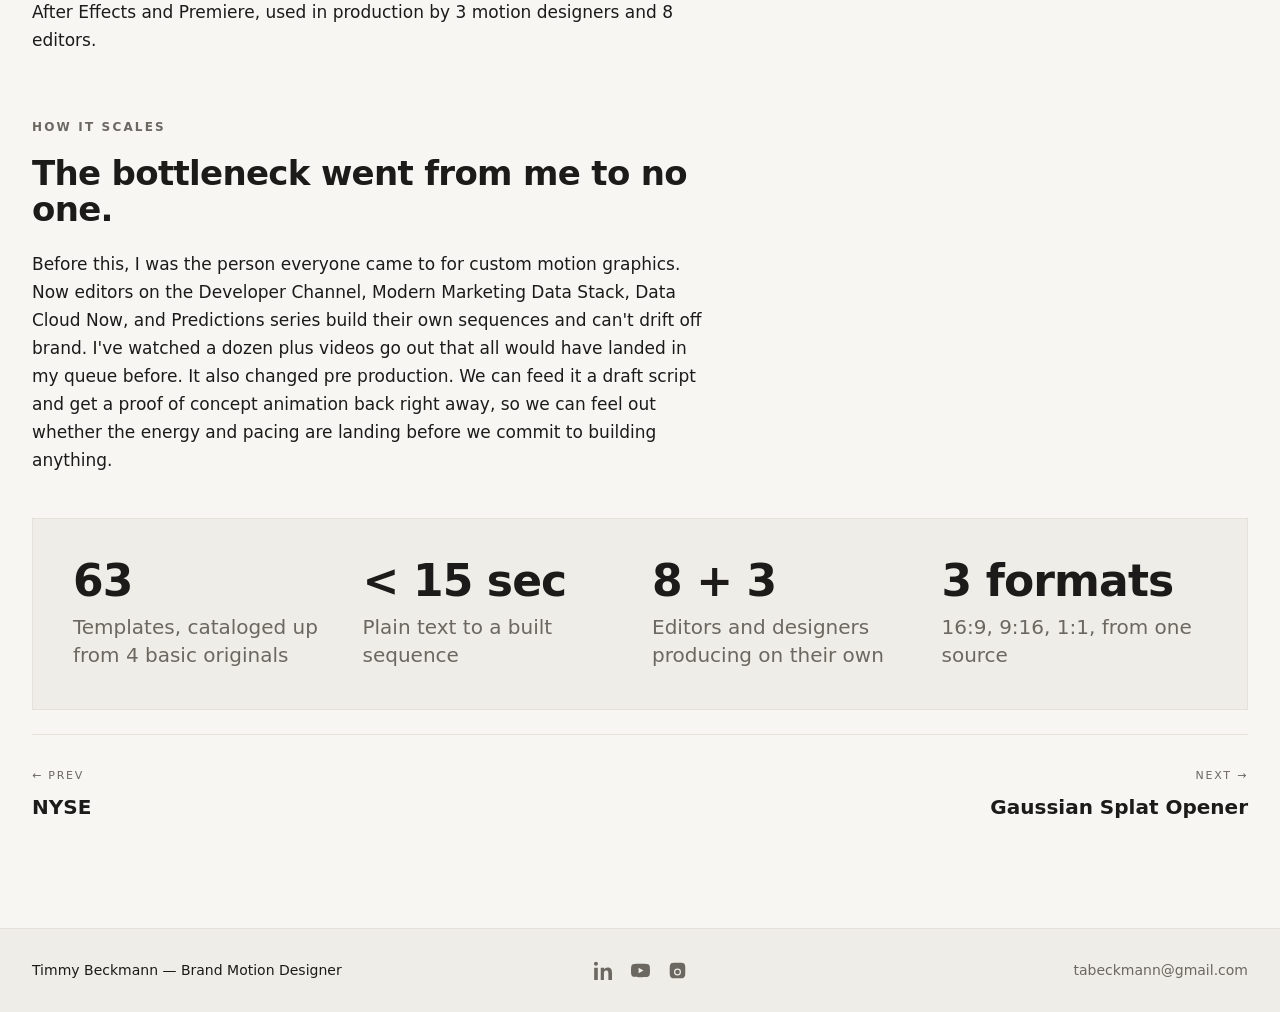
<file: 06-mogrt-automation.html>
<!DOCTYPE html>
<html lang="en">
<head>
<meta charset="UTF-8">
<meta name="viewport" content="width=device-width, initial-scale=1.0">
<title>Mogrt Automation — Timmy Beckmann</title>
<link rel="icon" href="assets/logo.png">
<link rel="preconnect" href="https://api.fontshare.com" crossorigin>
<link href="https://api.fontshare.com/v2/css?f[]=general-sans@400,500,600,700&display=swap" rel="stylesheet">
<link rel="stylesheet" href="case-study.css">
</head>
<body>

<nav class="top">
  <a class="logo" href="index.html"><img src="assets/logo.png" alt="Timmy Beckmann"></a>
  <span class="links">
    <a href="index.html">Home</a>
    <a href="work.html" class="active">Work</a>
    <a href="gallery.html">Gallery</a>
    <a href="about.html">About</a>
  </span>
</nav>

<!-- 1 · HERO  (systems tile still leads with output video, never a diagram) -->
<header class="hero wrap">
  <div class="text">
    <div class="kicker">Case Study 06 — Systems That Scale</div>
    <h1>Mogrt Automation</h1>
    <p class="lead" style="margin-top:24px">
      A catalog of 63 motion templates that lets an LLM build on brand After Effects and Premiere sequences
      from plain text, in under 15 seconds.
    </p>
  </div>
  <div style="margin-top:40px">
    <div class="video">
      <span class="play"></span>
      <!-- Live: <iframe src="https://player.vimeo.com/video/VIDEO_ID?title=0&byline=0&portrait=0&dnt=1" allow="fullscreen; picture-in-picture" allowfullscreen></iframe> -->
    </div>
    <div class="media-cap">Output, a sequence the system built from a one line brief.</div>
  </div>
</header>

<!-- 2 · META STRIP -->
<div class="wrap">
  <div class="meta">
    <div><div class="label">Role</div><div class="val">Brand Motion Graphics Designer</div></div>
    <div><div class="label">Year</div><div class="val">2025–26</div></div>
    <div><div class="label">Scope</div><div class="val">63 template system, used by 8 editors and 3 designers</div></div>
    <div class="tools"><div class="label">Tools</div><div class="val">After Effects · Premiere · Essential Graphics · <span>Claude</span> · <span>Python</span></div></div>
  </div>
</div>

<!-- 3 · THE BRIEF -->
<section class="wrap">
  <div class="text">
    <div class="section-label">The Brief</div>
    <h2>Make on brand motion something anyone on the team can make.</h2>
    <p style="margin-top:22px">
      When Claude Code first came out, it was bad at motion graphics. Raw JSX broke constantly, and Remotion
      took 5 to 10 minutes to render something that looked off brand and was hard to tweak. For a brand with
      strict standards and fast turnarounds, that's a nightmare. I wanted AI that could make motion that was
      fast, stayed on brand, and that I could still go in and tweak by hand.
    </p>
  </div>
</section>

<!-- 4 · THE APPROACH -->
<section class="wrap">
  <div class="text"><div class="section-label">The Approach</div></div>

  <div class="module">
    <div class="m-text">
      <h3>The system handles layout, the AI just picks and writes.</h3>
      <p>
        I built 63 templates in After Effects, all MOGRTs and Essential Graphics comps, and cataloged each
        one by its text style, energy, mood, complexity, duration, and what it's good and bad for. Claude
        reads that catalog, picks the right templates for a brief or script, and writes the copy. Then a
        Python script handles the actual layout, timing, and Essential Graphics. The LLM never touches raw
        animation, so it basically can't go off brand.
      </p>
    </div>
    <div class="m-media"><div class="ph">The catalog, 63 templates indexed by energy + use</div></div>
  </div>

  <div class="module">
    <div class="m-text">
      <h3>Plain text in, a built sequence out, in 15 seconds.</h3>
      <p>
        You can hand it a brief, a script, or just a rough idea, and it gives back a real After Effects or
        Premiere sequence in under 15 seconds, in 16:9, 9:16, or 1:1. And because everything is shape layers
        and Essential Graphics, I can still open the comp and tweak anything I want. So it's fast, it stays on
        brand, and I keep full creative control. Which is kind of the perfect solution.
      </p>
    </div>
    <div class="m-media"><div class="ph">Brief → Claude picks → Python builds → comp</div></div>
  </div>
</section>

<!-- 5 · IN PRODUCTION -->
<section class="wrap">
  <div class="text"><div class="section-label">In Production</div></div>
  <div class="three-up">
    <div class="cell"><div class="ph">16:9</div><span class="tag">Format</span></div>
    <div class="cell"><div class="ph">9:16</div><span class="tag">Format</span></div>
    <div class="cell"><div class="ph">1:1</div><span class="tag">Format</span></div>
  </div>
  <div class="text"><p style="margin-top:22px">
    The same system outputs across every aspect ratio the channels need, in both After Effects and Premiere,
    used in production by 3 motion designers and 8 editors.
  </p></div>
</section>

<!-- 6 · HOW IT SCALES + STATS -->
<section class="wrap">
  <div class="text">
    <div class="section-label">How It Scales</div>
    <h2>The bottleneck went from me to no one.</h2>
    <p style="margin-top:22px">
      Before this, I was the person everyone came to for custom motion graphics. Now editors on the Developer
      Channel, Modern Marketing Data Stack, Data Cloud Now, and Predictions series build their own sequences
      and can't drift off brand. I've watched a dozen plus videos go out that all would have landed in my
      queue before. It also changed pre production. We can feed it a draft script and get a proof of concept
      animation back right away, so we can feel out whether the energy and pacing are landing before we
      commit to building anything.
    </p>
  </div>
  <div class="stats">
    <div><div class="num">63</div><div class="desc">Templates, cataloged up from 4 basic originals</div></div>
    <div><div class="num">&lt; 15 sec</div><div class="desc">Plain text to a built sequence</div></div>
    <div><div class="num">8 + 3</div><div class="desc">Editors and designers producing on their own</div></div>
    <div><div class="num">3 formats</div><div class="desc">16:9, 9:16, 1:1, from one source</div></div>
  </div>
</section>

<!-- 7 · PREV / NEXT -->
<div class="wrap">
  <div class="pager">
    <a href="05-nyse.html"><span class="dir">← Prev</span><span class="t">NYSE</span></a>
    <a href="01-gaussian-splat.html" style="text-align:right"><span class="dir">Next →</span><span class="t">Gaussian Splat Opener</span></a>
  </div>
</div>

<footer class="site">
  <div class="inner">
    <span class="f-name">Timmy Beckmann — Brand Motion Designer</span>
    <span class="f-social">
      <a href="https://www.linkedin.com/in/timmy-beckmann/" aria-label="LinkedIn"><svg viewBox="0 0 24 24"><path d="M4.98 3.5C4.98 4.88 3.87 6 2.5 6S0 4.88 0 3.5 1.12 1 2.5 1s2.48 1.12 2.48 2.5zM.2 8.5h4.6V24H.2V8.5zM8.5 8.5h4.4v2.1h.06c.61-1.16 2.1-2.38 4.32-2.38 4.62 0 5.47 3.04 5.47 7V24h-4.6v-7.8c0-1.86-.03-4.25-2.6-4.25-2.6 0-3 2.03-3 4.12V24H8.5V8.5z"/></svg></a>
      <a href="https://www.youtube.com/@TABVideoProductions" aria-label="YouTube"><svg viewBox="0 0 24 24"><path d="M23.5 6.2a3.02 3.02 0 0 0-2.12-2.14C19.5 3.55 12 3.55 12 3.55s-7.5 0-9.38.51A3.02 3.02 0 0 0 .5 6.2C0 8.08 0 12 0 12s0 3.92.5 5.8a3.02 3.02 0 0 0 2.12 2.14c1.88.51 9.38.51 9.38.51s7.5 0 9.38-.51a3.02 3.02 0 0 0 2.12-2.14C24 15.92 24 12 24 12s0-3.92-.5-5.8zM9.6 15.6V8.4l6.2 3.6-6.2 3.6z"/></svg></a>
      <a href="https://www.instagram.com/timmybeckmann" aria-label="Instagram"><svg viewBox="0 0 24 24"><path d="M12 2.16c3.2 0 3.58.01 4.85.07 1.17.05 1.8.25 2.23.41.56.22.96.48 1.38.9.42.42.68.82.9 1.38.16.42.36 1.06.41 2.23.06 1.27.07 1.65.07 4.85s-.01 3.58-.07 4.85c-.05 1.17-.25 1.8-.41 2.23-.22.56-.48.96-.9 1.38-.42.42-.82.68-1.38.9-.42.16-1.06.36-2.23.41-1.27.06-1.65.07-4.85.07s-3.58-.01-4.85-.07c-1.17-.05-1.8-.25-2.23-.41a3.7 3.7 0 0 1-1.38-.9 3.7 3.7 0 0 1-.9-1.38c-.16-.42-.36-1.06-.41-2.23C2.17 15.58 2.16 15.2 2.16 12s.01-3.58.07-4.85c.05-1.17.25-1.8.41-2.23.22-.56.48-.96.9-1.38.42-.42.82-.68 1.38-.9.42-.16 1.06-.36 2.23-.41C8.42 2.17 8.8 2.16 12 2.16zm0 7.43a4.41 4.41 0 1 0 0 8.82 4.41 4.41 0 0 0 0-8.82zm0 7.28a2.87 2.87 0 1 1 0-5.74 2.87 2.87 0 0 1 0 5.74zm5.62-7.46a1.03 1.03 0 1 1-2.06 0 1.03 1.03 0 0 1 2.06 0z"/></svg></a>
    </span>
    <a class="f-email" href="mailto:tabeckmann@gmail.com">tabeckmann@gmail.com</a>
  </div>
</footer>

</body>
</html>
</file>
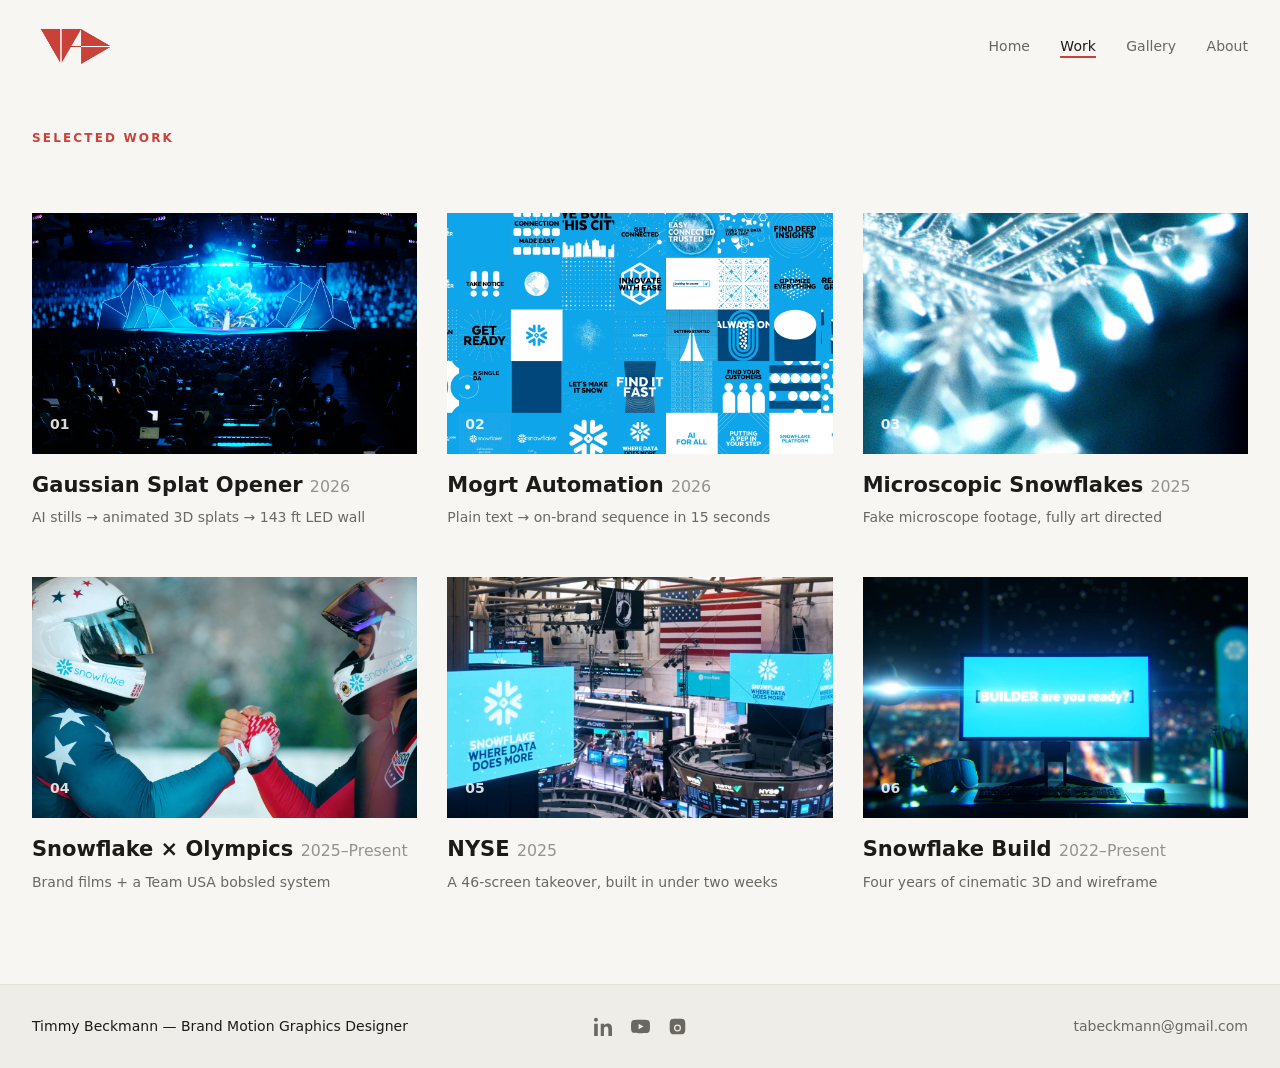
<file: work.html>
<!DOCTYPE html>
<html lang="en">
<head>
<meta charset="UTF-8">
<link rel="icon" href="/favicon.png" type="image/png">
    <meta name="viewport" content="width=device-width, initial-scale=1.0">
<title>Work — Timmy Beckmann</title>
<link rel="icon" href="assets/logo.png">
<link rel="preconnect" href="https://api.fontshare.com" crossorigin>
<link href="https://api.fontshare.com/v2/css?f[]=general-sans@400,500,600,700&display=swap" rel="stylesheet">
<link rel="stylesheet" href="case-study.css">
<style>
  /* tighten the top so row 2 reaches above the fold, and let the grid breathe wider */
  .hero{padding-top:36px;padding-bottom:20px}
  .work-grid{margin-top:24px;gap:30px}
</style>
</head>
<body>

<nav class="top">
  <a class="logo" href="index.html"><img src="assets/logo.png" alt="Timmy Beckmann"></a>
  <span class="links">
    <a href="index.html">Home</a>
    <a href="work.html" class="active">Work</a>
    <a href="gallery.html">Gallery</a>
    <a href="about.html">About</a>
  </span>
</nav>

<header class="hero wrap">
  <div class="text">
    <div class="kicker">Selected Work</div>
  </div>
</header>

<div class="wrap">
  <div class="work-grid">
    <a class="tile" href="01-gaussian-splat.html">
      <div class="thumb"><img class="poster-img" src="clips/01-poster.jpg" alt=""><video class="preview" muted loop playsinline preload="none"><source src="clips/01.mp4" type="video/mp4"></video><span class="num">01</span></div>
      <h3>Gaussian Splat Opener <span class="year">2026</span></h3><p>AI stills → animated 3D splats → 143 ft LED wall</p>
    </a>
    <a class="tile" href="02-mogrt-automation.html">
      <div class="thumb"><img class="poster-img" src="clips/02-poster.jpg" alt=""><video class="preview" muted loop playsinline preload="none"><source src="clips/02.mp4" type="video/mp4"></video><span class="num">02</span></div>
      <h3>Mogrt Automation <span class="year">2026</span></h3><p>Plain text → on-brand sequence in 15 seconds</p>
    </a>
    <a class="tile" href="03-microscopic-snowflakes.html">
      <div class="thumb"><img class="poster-img" src="clips/03-poster.jpg" alt=""><video class="preview" muted loop playsinline preload="none"><source src="clips/03.mp4" type="video/mp4"></video><span class="num">03</span></div>
      <h3>Microscopic Snowflakes <span class="year">2025</span></h3><p>Fake microscope footage, fully art directed</p>
    </a>
    <a class="tile" href="04-olympics.html">
      <div class="thumb"><img class="poster-img" src="clips/04-poster.jpg" alt=""><video class="preview" muted loop playsinline preload="none"><source src="clips/04.mp4" type="video/mp4"></video><span class="num">04</span></div>
      <h3>Snowflake × Olympics <span class="year">2025–Present</span></h3><p>Brand films + a Team USA bobsled system</p>
    </a>
    <a class="tile" href="05-nyse.html">
      <div class="thumb"><img class="poster-img" src="clips/05-poster.jpg" alt=""><video class="preview" muted loop playsinline preload="none"><source src="clips/05.mp4" type="video/mp4"></video><span class="num">05</span></div>
      <h3>NYSE <span class="year">2025</span></h3><p>A 46-screen takeover, built in under two weeks</p>
    </a>
    <a class="tile" href="06-snowflake-build.html">
      <div class="thumb"><img class="poster-img" src="clips/06-poster.jpg" alt=""><video class="preview" muted loop playsinline preload="none"><source src="clips/06.mp4" type="video/mp4"></video><span class="num">06</span></div>
      <h3>Snowflake Build <span class="year">2022–Present</span></h3><p>Four years of cinematic 3D and wireframe</p>
    </a>
  </div>
</div>

<footer class="site">
  <div class="inner">
    <span class="f-name">Timmy Beckmann — Brand Motion Graphics Designer</span>
    <span class="f-social">
      <a href="https://www.linkedin.com/in/timmy-beckmann/" aria-label="LinkedIn"><svg viewBox="0 0 24 24"><path d="M4.98 3.5C4.98 4.88 3.87 6 2.5 6S0 4.88 0 3.5 1.12 1 2.5 1s2.48 1.12 2.48 2.5zM.2 8.5h4.6V24H.2V8.5zM8.5 8.5h4.4v2.1h.06c.61-1.16 2.1-2.38 4.32-2.38 4.62 0 5.47 3.04 5.47 7V24h-4.6v-7.8c0-1.86-.03-4.25-2.6-4.25-2.6 0-3 2.03-3 4.12V24H8.5V8.5z"/></svg></a>
      <a href="https://www.youtube.com/@TABVideoProductions" aria-label="YouTube"><svg viewBox="0 0 24 24"><path d="M23.5 6.2a3.02 3.02 0 0 0-2.12-2.14C19.5 3.55 12 3.55 12 3.55s-7.5 0-9.38.51A3.02 3.02 0 0 0 .5 6.2C0 8.08 0 12 0 12s0 3.92.5 5.8a3.02 3.02 0 0 0 2.12 2.14c1.88.51 9.38.51 9.38.51s7.5 0 9.38-.51a3.02 3.02 0 0 0 2.12-2.14C24 15.92 24 12 24 12s0-3.92-.5-5.8zM9.6 15.6V8.4l6.2 3.6-6.2 3.6z"/></svg></a>
      <a href="https://www.instagram.com/timmybeckmann" aria-label="Instagram"><svg viewBox="0 0 24 24"><path d="M12 2.16c3.2 0 3.58.01 4.85.07 1.17.05 1.8.25 2.23.41.56.22.96.48 1.38.9.42.42.68.82.9 1.38.16.42.36 1.06.41 2.23.06 1.27.07 1.65.07 4.85s-.01 3.58-.07 4.85c-.05 1.17-.25 1.8-.41 2.23-.22.56-.48.96-.9 1.38-.42.42-.82.68-1.38.9-.42.16-1.06.36-2.23.41-1.27.06-1.65.07-4.85.07s-3.58-.01-4.85-.07c-1.17-.05-1.8-.25-2.23-.41a3.7 3.7 0 0 1-1.38-.9 3.7 3.7 0 0 1-.9-1.38c-.16-.42-.36-1.06-.41-2.23C2.17 15.58 2.16 15.2 2.16 12s.01-3.58.07-4.85c.05-1.17.25-1.8.41-2.23.22-.56.48-.96.9-1.38.42-.42.82-.68 1.38-.9.42-.16 1.06-.36 2.23-.41C8.42 2.17 8.8 2.16 12 2.16zm0 7.43a4.41 4.41 0 1 0 0 8.82 4.41 4.41 0 0 0 0-8.82zm0 7.28a2.87 2.87 0 1 1 0-5.74 2.87 2.87 0 0 1 0 5.74zm5.62-7.46a1.03 1.03 0 1 1-2.06 0 1.03 1.03 0 0 1 2.06 0z"/></svg></a>
    </span>
    <span class="f-email">tabeckmann@gmail.com</span>
  </div>
</footer>

<script>
  // Hover-to-play preview clips. Drop short muted MP4 loops in /clips named 01.mp4 … 06.mp4
  // (+ optional 01-poster.jpg … for the static frame).
  document.querySelectorAll('.tile').forEach(tile=>{
    const v=tile.querySelector('.preview');
    if(!v) return;
    tile.addEventListener('mouseenter',()=>{ v.play().catch(()=>{}); });
    tile.addEventListener('mouseleave',()=>{ v.pause(); v.currentTime=0; });
  });
</script>
</body>
</html>
</file>
<file: case-study.css>
/* ===========================================================
   Timmy Beckmann — shared stylesheet
   "Disciplined Minimal" — quiet site, loud work.
   Change a token here once; all 10 pages update.
   =========================================================== */
:root{
  --bg:#F7F6F3;        /* warm off-white */
  --ink:#1C1B19;       /* near-black slate */
  --muted:#6B6862;     /* secondary text */
  --line:#E4E1D8;      /* hairline */
  --accent:#CA413A;    /* logo red — the ONLY color */
  --band:#EFEDE7;      /* footer / callout fill */
  --maxText:680px;
  --maxMedia:1280px;
  --radius:0;          /* sharp everywhere */
}
*{box-sizing:border-box;margin:0;padding:0}
html{scroll-behavior:smooth}
body{
  background:var(--bg);
  color:var(--ink);
  font-family:'General Sans',system-ui,sans-serif;
  font-size:17px;
  line-height:1.65;
  -webkit-font-smoothing:antialiased;
  text-rendering:optimizeLegibility;
  /* min-height only — NO flex/grid on body (that breaks the margin:0 auto
     centering used by .wrap and the footer). The footer pins itself below. */
  min-height:100vh;
}
.wrap{max-width:var(--maxMedia);margin:0 auto;padding:0 32px}
.text{max-width:var(--maxText)}
.text.brief,.text.full{max-width:none} /* brief + How It Scales (and its lead-in paragraph) span the full content width */

/* ---------- type ---------- */
h1,h2{font-weight:600;letter-spacing:-0.02em;line-height:1.05}
h1{font-size:clamp(40px,6vw,72px)}
h2{font-size:clamp(26px,3vw,34px)}
.kicker{font-size:12px;letter-spacing:0.18em;text-transform:uppercase;color:var(--accent);font-weight:600;margin-bottom:20px}
.section-label{font-size:12px;letter-spacing:0.18em;text-transform:uppercase;color:var(--muted);font-weight:600;margin-top:64px;margin-bottom:18px}  /* margin-top gives each section a clear lead-in (section padding is killed by .wrap) */
p{margin-bottom:18px}
.lead{font-size:clamp(19px,2.2vw,23px);line-height:1.5;color:#33312d;font-weight:400}

/* ---------- top nav ---------- */
nav.top{
  display:flex;justify-content:space-between;align-items:center;
  padding:24px 32px;max-width:var(--maxMedia);margin:0 auto;font-size:14px;
}
.logo{display:inline-flex;align-items:center;text-decoration:none;color:var(--accent);font-weight:700;font-size:21px;letter-spacing:-0.03em}
.logo img{height:45px;width:auto;display:block}
nav.top .links a{color:var(--ink);text-decoration:none;margin-left:26px;opacity:.65;position:relative;padding-bottom:4px;transition:opacity .15s}
nav.top .links a:hover{opacity:1}
nav.top .links a.active{opacity:1}
nav.top .links a.active::after{content:"";position:absolute;left:0;right:0;bottom:0;height:2px;background:var(--accent)}

/* ---------- spacing rhythm ---------- */
section{padding:64px 0}
.hero{padding-top:40px;padding-bottom:28px}
.hero .text{max-width:none}            /* let the title run full width (one line) */
.hero .lead{max-width:none}            /* lead runs full width, matching the title */

/* ---------- video (Vimeo slot) ---------- */
.video{
  position:relative;width:100%;aspect-ratio:16/9;overflow:hidden;background:#16150f;
  display:flex;align-items:center;justify-content:center;
}
.video iframe{position:absolute;inset:0;width:100%;height:100%;border:0}
.video .play{width:74px;height:74px;border-radius:50%;background:rgba(247,246,243,.92);display:flex;align-items:center;justify-content:center}
.video .play::after{content:"";border-style:solid;border-width:13px 0 13px 22px;border-color:transparent transparent transparent var(--ink);margin-left:5px}
.media-cap{font-size:13px;color:var(--muted);margin-top:12px}

/* ---------- image placeholders ---------- */
.ph{
  width:100%;aspect-ratio:16/10;background:#ECE9E0;border:1px solid var(--line);
  display:flex;align-items:center;justify-content:center;
  color:var(--muted);font-size:13px;letter-spacing:.04em;text-align:center;padding:12px;
}
.two-up{display:grid;grid-template-columns:1fr 1fr;gap:20px}
.two-up .ph{aspect-ratio:4/3}
.three-up{display:grid;grid-template-columns:repeat(3,1fr);gap:16px}
.three-up .ph{aspect-ratio:3/4}
.two-two{display:grid;grid-template-columns:repeat(2,1fr);gap:16px}
.two-two .ph{aspect-ratio:16/9}
.three-two{display:grid;grid-template-columns:repeat(3,1fr);gap:16px}
.three-two .ph{aspect-ratio:16/9}
.four-up{display:grid;grid-template-columns:repeat(4,1fr);gap:16px}
.four-up .ph{aspect-ratio:16/9}
.tag{position:absolute;top:14px;left:14px;background:rgba(28,27,25,.82);color:#fff;font-size:11px;letter-spacing:.1em;text-transform:uppercase;padding:5px 10px}
.cell{position:relative}

/* ---------- real media in placeholder slots ---------- */
.m-media video,.m-media img{width:100%;height:auto;display:block;border:1px solid var(--line);background:#ECE9E0}
.two-up video,.two-up img,.three-up video,.three-up img,.two-two video,.two-two img,
.three-two video,.three-two img,.four-up video,.four-up img{
  width:100%;display:block;object-fit:cover;border:1px solid var(--line);background:#ECE9E0;
}
.two-up video,.two-up img{aspect-ratio:4/3}
.three-up video,.three-up img{aspect-ratio:3/4}
.two-two video,.two-two img,.three-two video,.three-two img,.four-up video,.four-up img{aspect-ratio:16/9}

/* equal-height row — keeps each item's native aspect ratio (for showing multiple formats side by side) */
.formats{display:flex;flex-wrap:wrap;gap:16px;justify-content:center;align-items:flex-start}
.formats video,.formats img{height:clamp(240px,32vw,420px);width:auto;max-width:100%;display:block;border:1px solid var(--line);background:#ECE9E0}

/* ---------- meta strip ---------- */
.meta{
  border-top:1px solid var(--line);border-bottom:1px solid var(--line);
  display:grid;grid-template-columns:repeat(4,1fr);gap:28px;
  padding:28px 0;margin-top:40px;
}
.meta .label{font-size:11px;letter-spacing:.16em;text-transform:uppercase;color:var(--muted);margin-bottom:8px}
.meta .val{font-size:15px;font-weight:500;line-height:1.45}
.meta .tools .val span{color:var(--accent)}

/* ---------- approach modules (text left / media right) ---------- */
.module{margin-top:56px;display:grid;grid-template-columns:1fr 1fr;gap:44px;align-items:start}
.module:first-of-type,.text + .module{margin-top:0}  /* tuck the first module up under its section label */
.module h3{font-weight:600;font-size:20px;margin:0 0 10px}
.module .m-text p:last-child{margin-bottom:0}
.module .m-media{position:sticky;top:32px}

/* ---------- stats callout ---------- */
.stats{
  display:grid;grid-template-columns:repeat(4,1fr);gap:24px;
  margin-top:44px;padding:40px;background:var(--band);border:1px solid var(--line);
}
.stats .num{font-weight:600;font-size:clamp(32px,4vw,44px);color:var(--ink);line-height:1;letter-spacing:-0.02em}
.stats .desc{font-size:20px;color:var(--muted);margin-top:10px;line-height:1.4}

/* ---------- prev / next ---------- */
.pager{display:flex;justify-content:space-between;border-top:1px solid var(--line);padding:32px 0;margin-top:24px;font-size:15px}
.pager a{color:var(--ink);text-decoration:none}
.pager .dir{font-size:11px;letter-spacing:.16em;text-transform:uppercase;color:var(--muted);display:block;margin-bottom:6px}
.pager a:hover .t{color:var(--accent)}
.pager .t{font-weight:600;font-size:20px}

/* ---------- site footer (grey band, 3-part) ---------- */
/* position:sticky + top:100vh pins the footer to the bottom of the viewport
   on short pages (no whitespace below) WITHOUT changing body's layout, so the
   margin:0 auto centering everywhere else is untouched. On tall pages it just
   flows after the content with the normal 72px gap. */
footer.site{background:var(--band);border-top:1px solid var(--line);margin-top:72px;position:sticky;top:100vh}
footer.site .inner{
  max-width:var(--maxMedia);margin:0 auto;padding:30px 32px;
  display:grid;grid-template-columns:1fr auto 1fr;align-items:center;gap:24px;
  font-size:14px;color:var(--muted);
}
footer.site .f-name{justify-self:start;color:var(--ink);font-weight:500}
footer.site .f-social{justify-self:center;display:flex;gap:18px}
footer.site .f-email{justify-self:end}
footer.site a{color:inherit;text-decoration:none}
footer.site .f-social a{display:inline-flex;color:var(--muted);transition:color .15s}
footer.site .f-social a:hover{color:var(--accent)}
footer.site .f-social svg{width:19px;height:19px;display:block;fill:currentColor}

/* ---------- work grid (tiles) ---------- */
.work-grid{display:grid;grid-template-columns:repeat(3,1fr);gap:28px;margin-top:48px}
.tile{text-decoration:none;color:var(--ink);display:block}
.tile .thumb{
  aspect-ratio:16/10;background:#16150f;display:flex;align-items:flex-end;
  padding:18px;color:#fff;position:relative;overflow:hidden;transition:transform .25s ease;
}
.tile:hover .thumb{transform:translateY(-4px)}
.tile .poster-img{position:absolute;inset:0;width:100%;height:100%;object-fit:cover}
.tile .preview{position:absolute;inset:0;width:100%;height:100%;object-fit:cover;opacity:0;transition:opacity .35s ease}
.tile:hover .preview{opacity:1}
.tile .num{position:relative;z-index:2;font-weight:600;font-size:14px;opacity:.85}
.tile h3{font-weight:600;font-size:21px;margin-top:14px}
.tile p{font-size:14px;color:var(--muted);margin-top:4px}

/* ---------- gallery ---------- */
.gal-section{margin-top:56px}
.gal-section:first-of-type{margin-top:40px}
.gal-section .section-label{margin-top:0;margin-bottom:10px}  /* gallery handles its own spacing via .gal-section */
.gal-section .sec-note{font-size:14px;color:var(--muted);max-width:var(--maxText);margin-bottom:22px}
.gal{display:grid;grid-template-columns:repeat(3,1fr);gap:20px}
.gitem{cursor:pointer;text-align:left;background:none;border:0;padding:0;font:inherit;color:inherit;display:block}
.gitem .gthumb{aspect-ratio:1/1;background:#16150f;overflow:hidden;position:relative;display:flex;align-items:flex-end;padding:14px;transition:transform .25s ease}
.gitem:hover .gthumb{transform:translateY(-4px)}
.gitem .gthumb img{position:absolute;inset:0;width:100%;height:100%;object-fit:cover}
.gitem .gt-fallback{color:rgba(255,255,255,.5);font-size:12px;position:relative;z-index:1}
.gitem h4{font-size:14px;font-weight:600;margin-top:11px}
.year{font-weight:400;opacity:.45;font-size:.75em}
.gitem p{font-size:12.5px;color:var(--muted);margin-top:2px;line-height:1.4}
.chips{display:flex;flex-wrap:wrap;gap:10px;margin-top:4px}
.chip-link{font-size:13px;padding:8px 16px;border:1px solid var(--line);background:transparent;color:var(--ink);cursor:pointer;font:inherit;transition:all .15s}
.chip-link:hover{border-color:var(--accent);color:var(--accent)}

/* ---------- lightbox ---------- */
.lightbox{position:fixed;inset:0;background:rgba(18,17,14,.95);display:none;align-items:center;justify-content:center;z-index:100;padding:40px}
.lightbox.open{display:flex}
.lb-inner{width:min(1100px,100%)}
.lb-frame{position:relative;width:100%;aspect-ratio:16/9;background:#000}
.lb-frame iframe{position:absolute;inset:0;width:100%;height:100%;border:0}
.lb-meta{margin-top:16px;color:#F7F6F3}
.lb-meta h4{font-size:18px;font-weight:600}
.lb-meta p{font-size:14px;color:rgba(247,246,243,.7);margin-top:6px;max-width:680px}
.lb-close{position:fixed;top:22px;right:28px;background:none;border:0;color:#F7F6F3;font-size:34px;line-height:1;cursor:pointer;z-index:101;opacity:.8}
.lb-close:hover{opacity:1}

/* ---------- landing ---------- */
.landing{padding:24px 0 8px}
.landing .reel{max-width:min(var(--maxMedia), calc((100vh - 260px) * 16 / 9));margin:0 auto}

/* ---------- responsive ---------- */
@media(max-width:900px){.gal{grid-template-columns:repeat(2,1fr)}}
@media(max-width:720px){
  .meta{grid-template-columns:1fr 1fr;gap:22px}
  .module{grid-template-columns:1fr;gap:24px}
  .module .m-media{position:static}
  .stats{grid-template-columns:1fr 1fr}
  .two-up,.three-up,.two-two,.three-two,.four-up{grid-template-columns:repeat(2,1fr)}
  .work-grid{grid-template-columns:1fr}
  .wrap{padding:0 22px}
  nav.top{padding:18px 22px}
  footer.site .inner{grid-template-columns:1fr;gap:16px;text-align:center;justify-items:center}
  footer.site .f-name,footer.site .f-email{justify-self:center}
}
@media(max-width:560px){.gal{grid-template-columns:1fr}}
</file>
